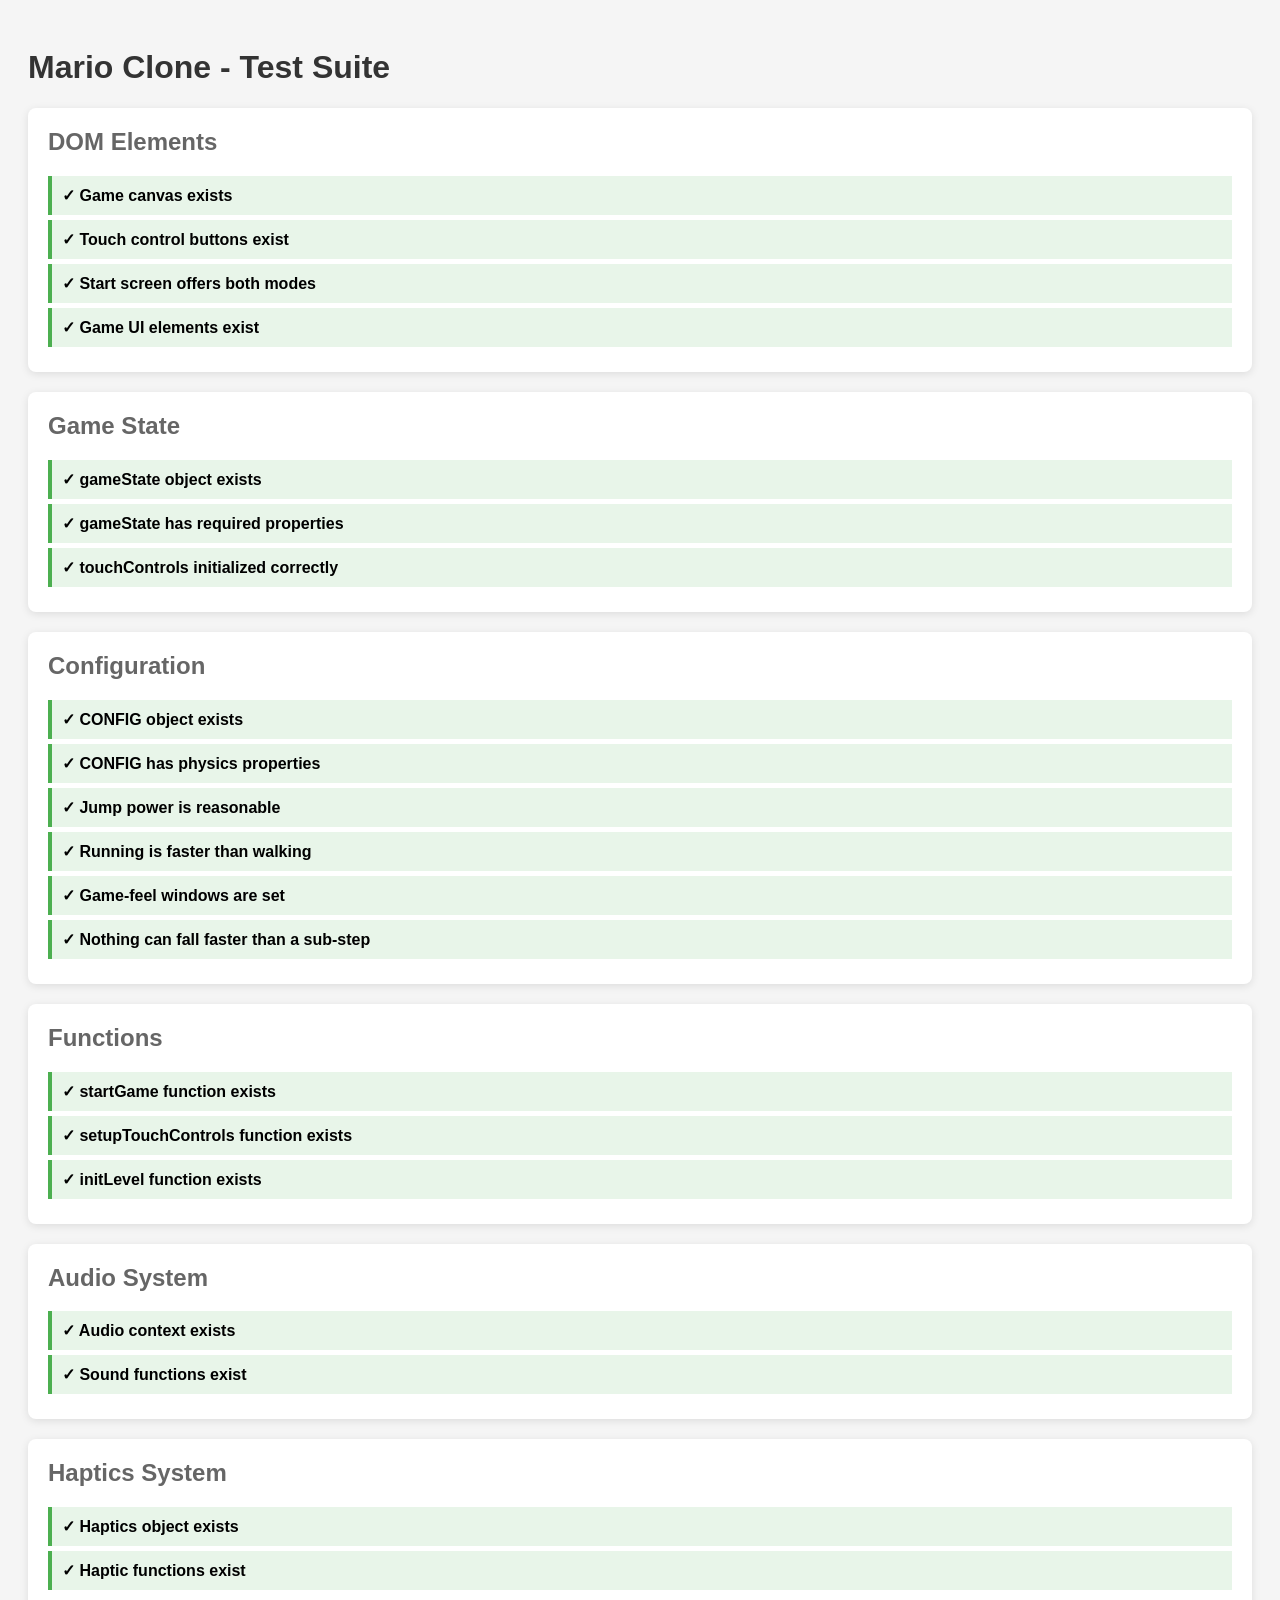
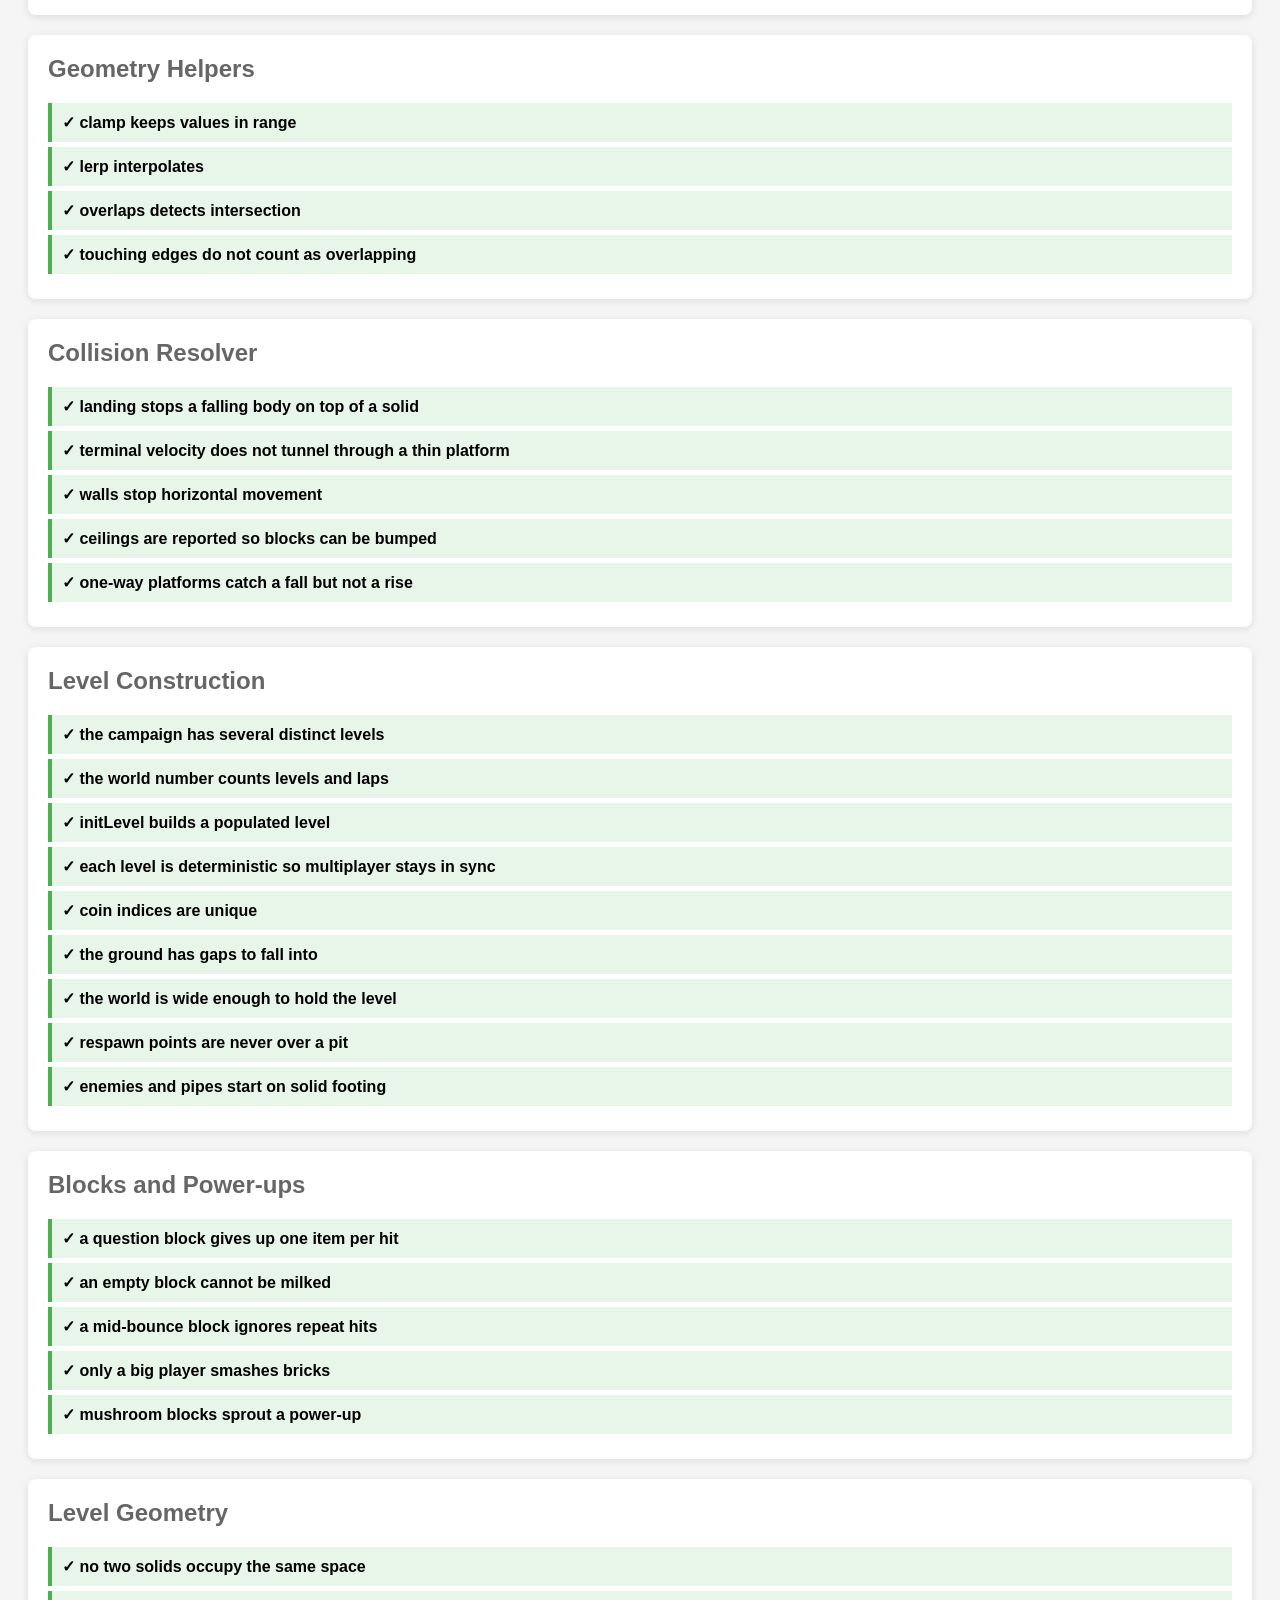
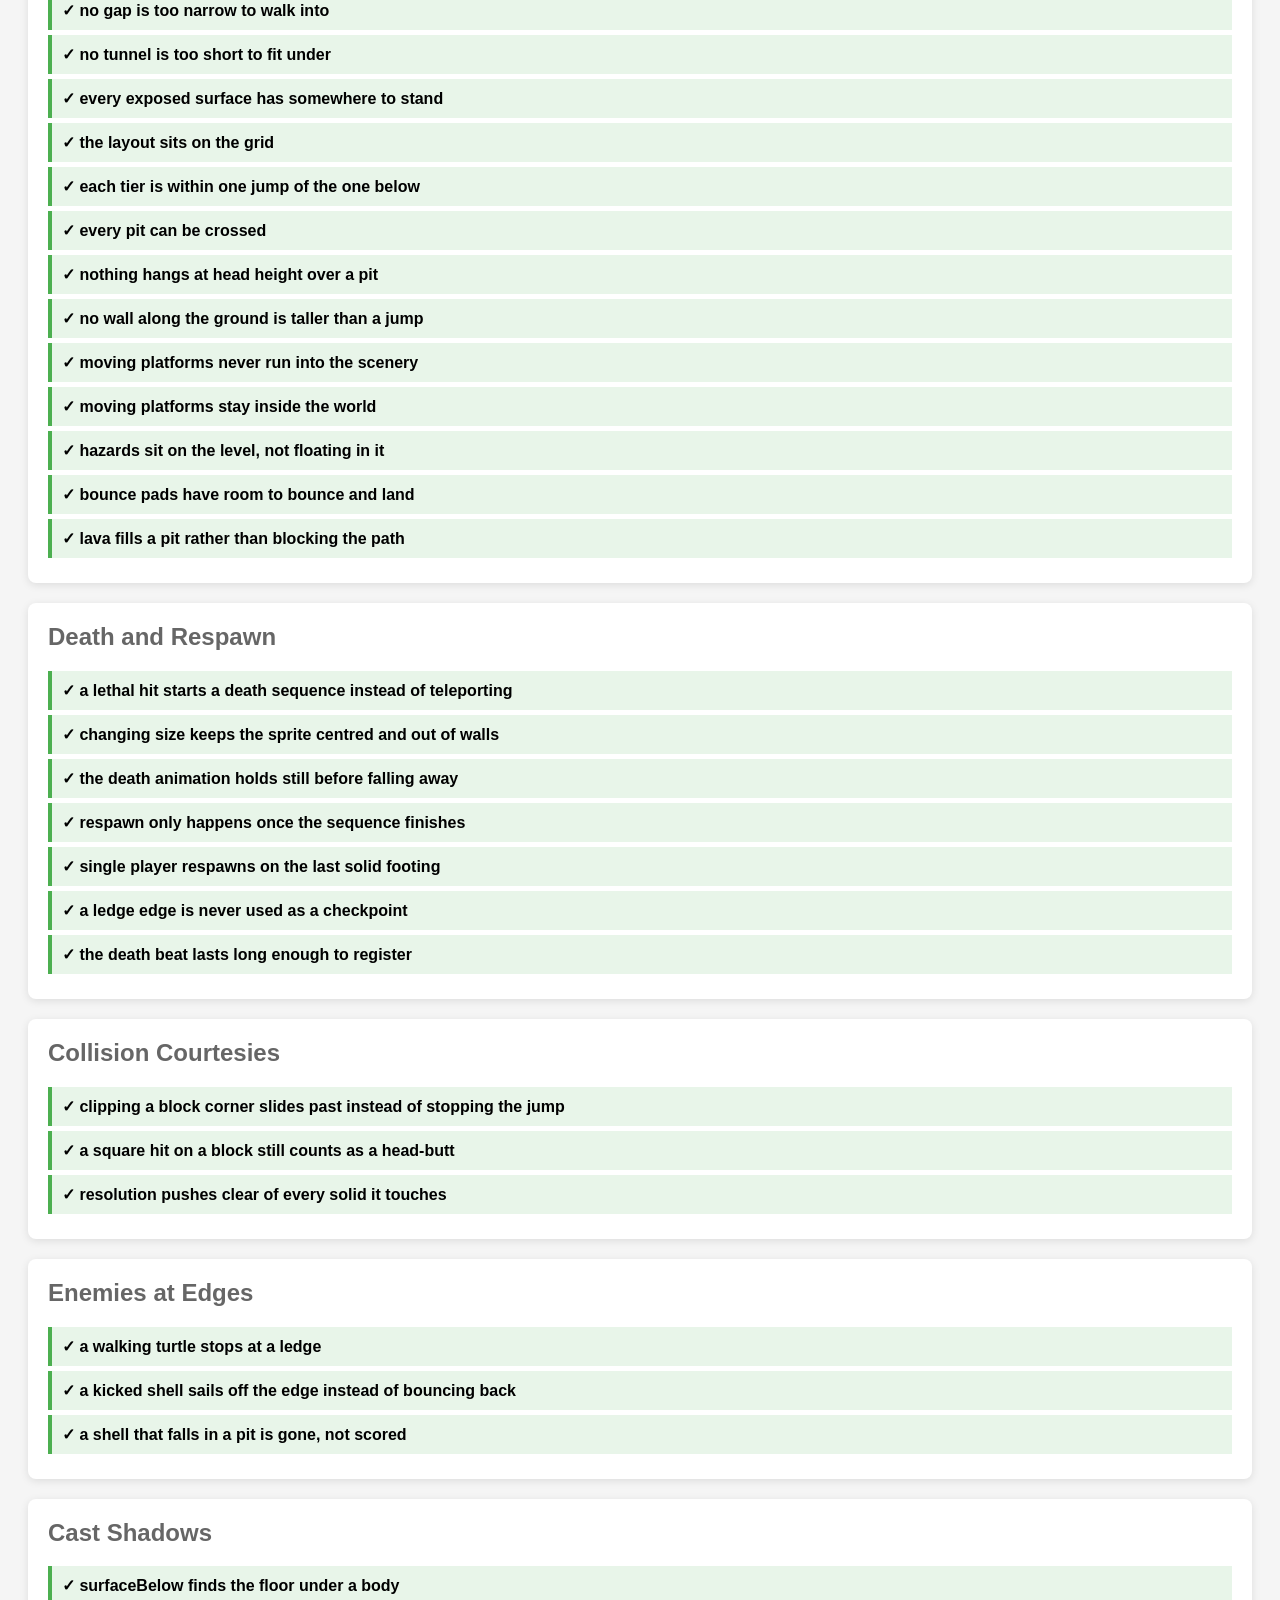
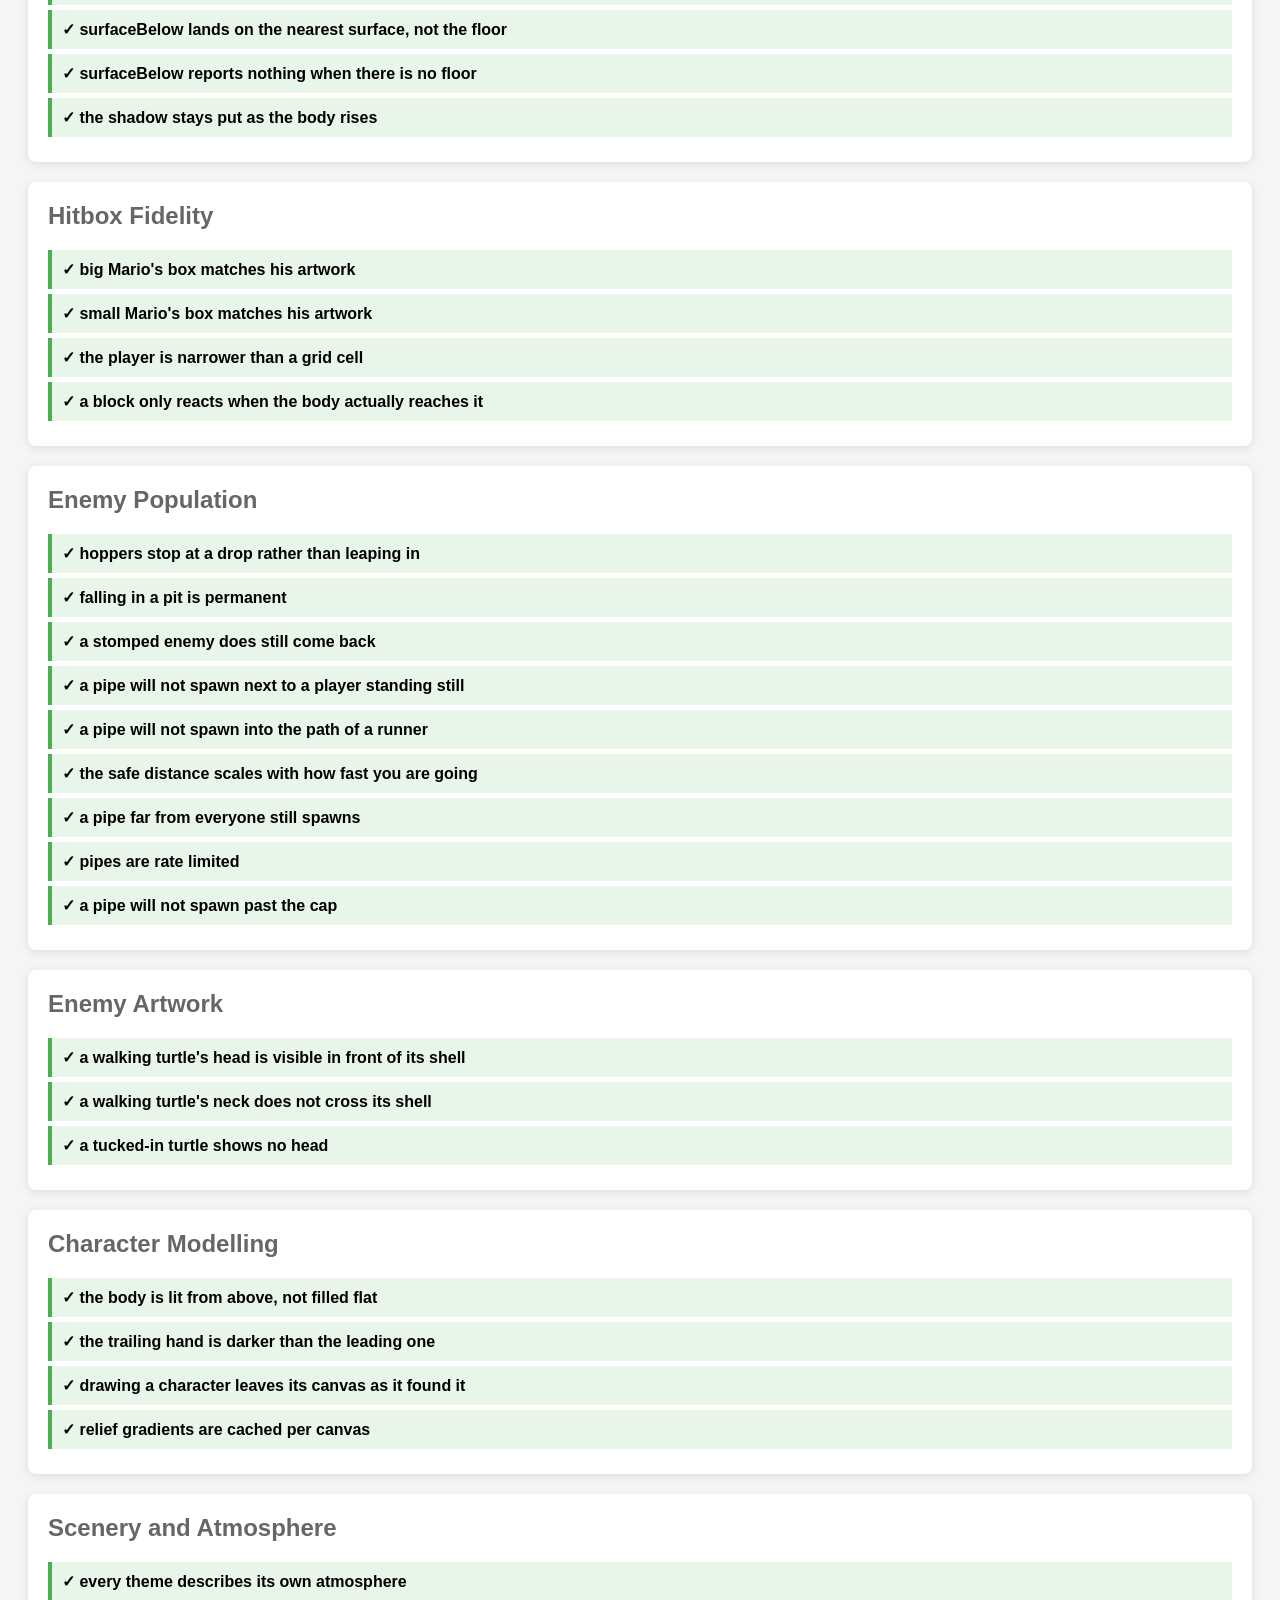
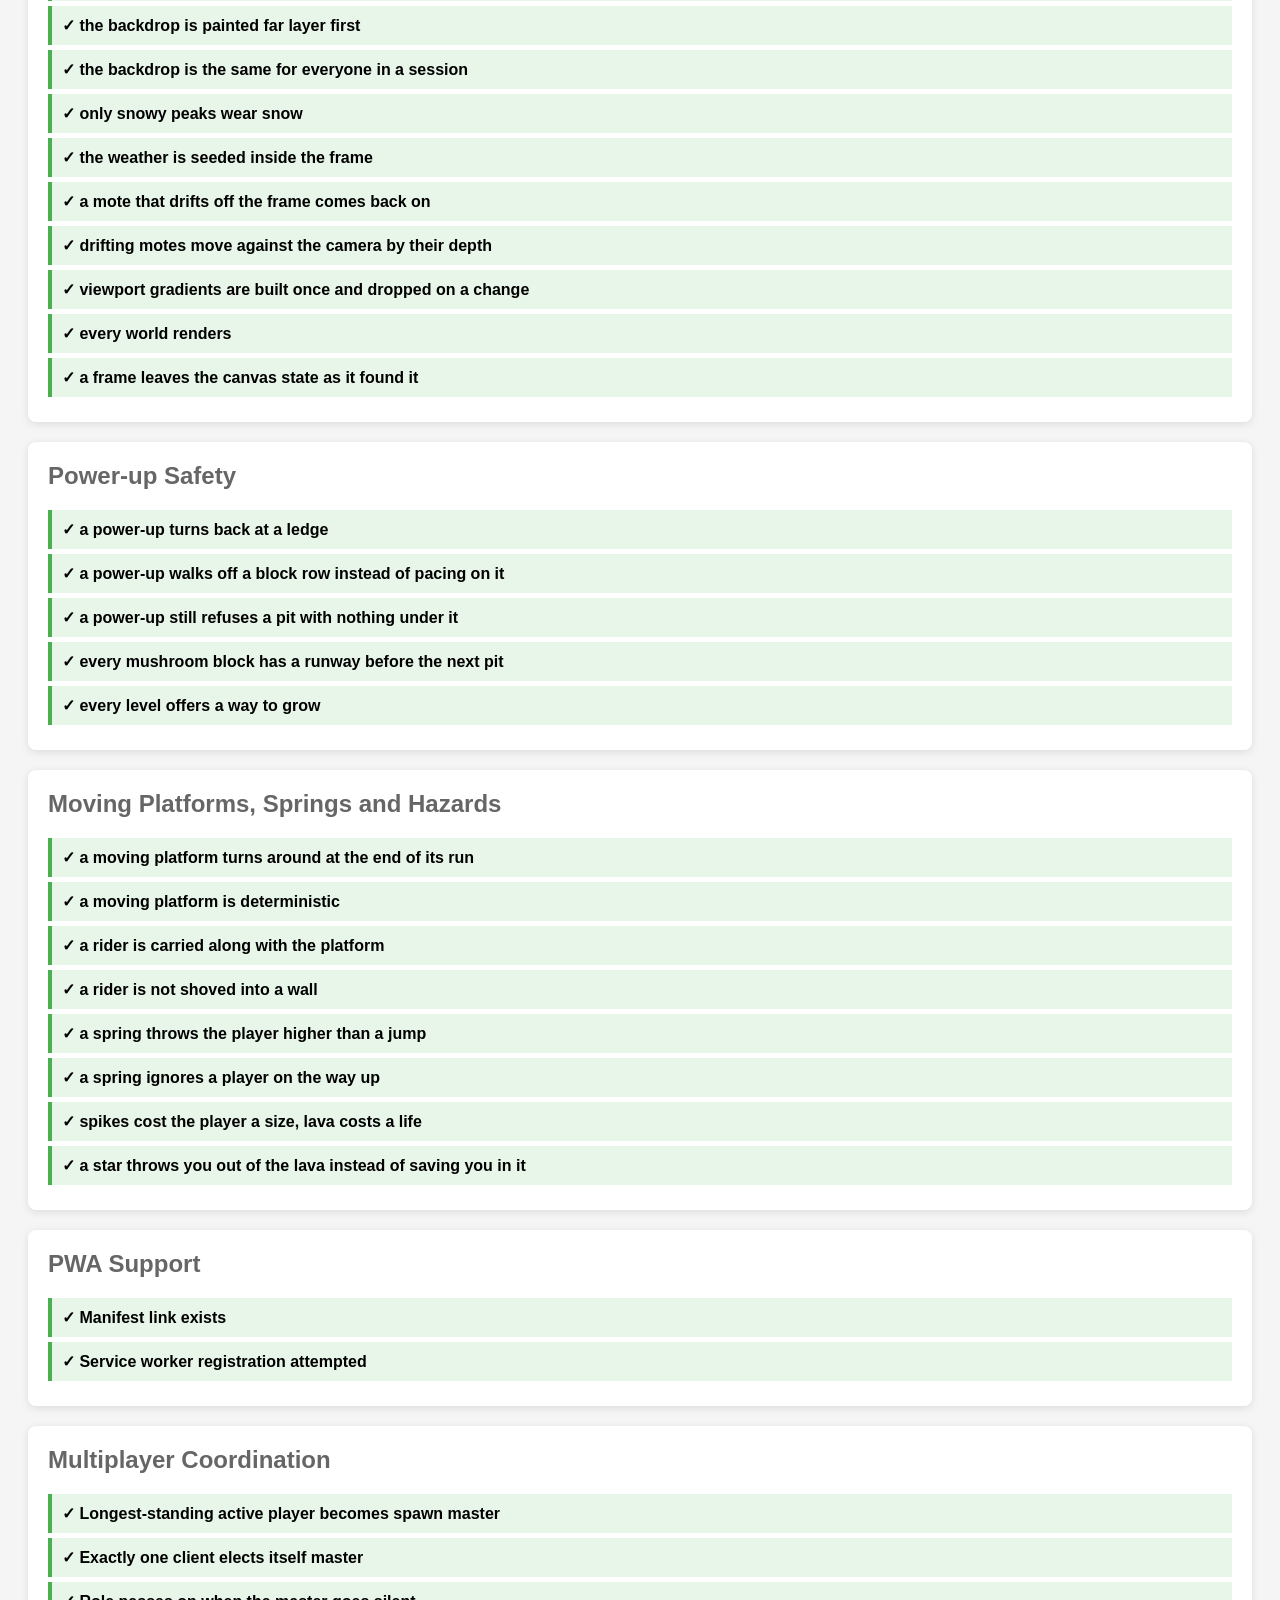
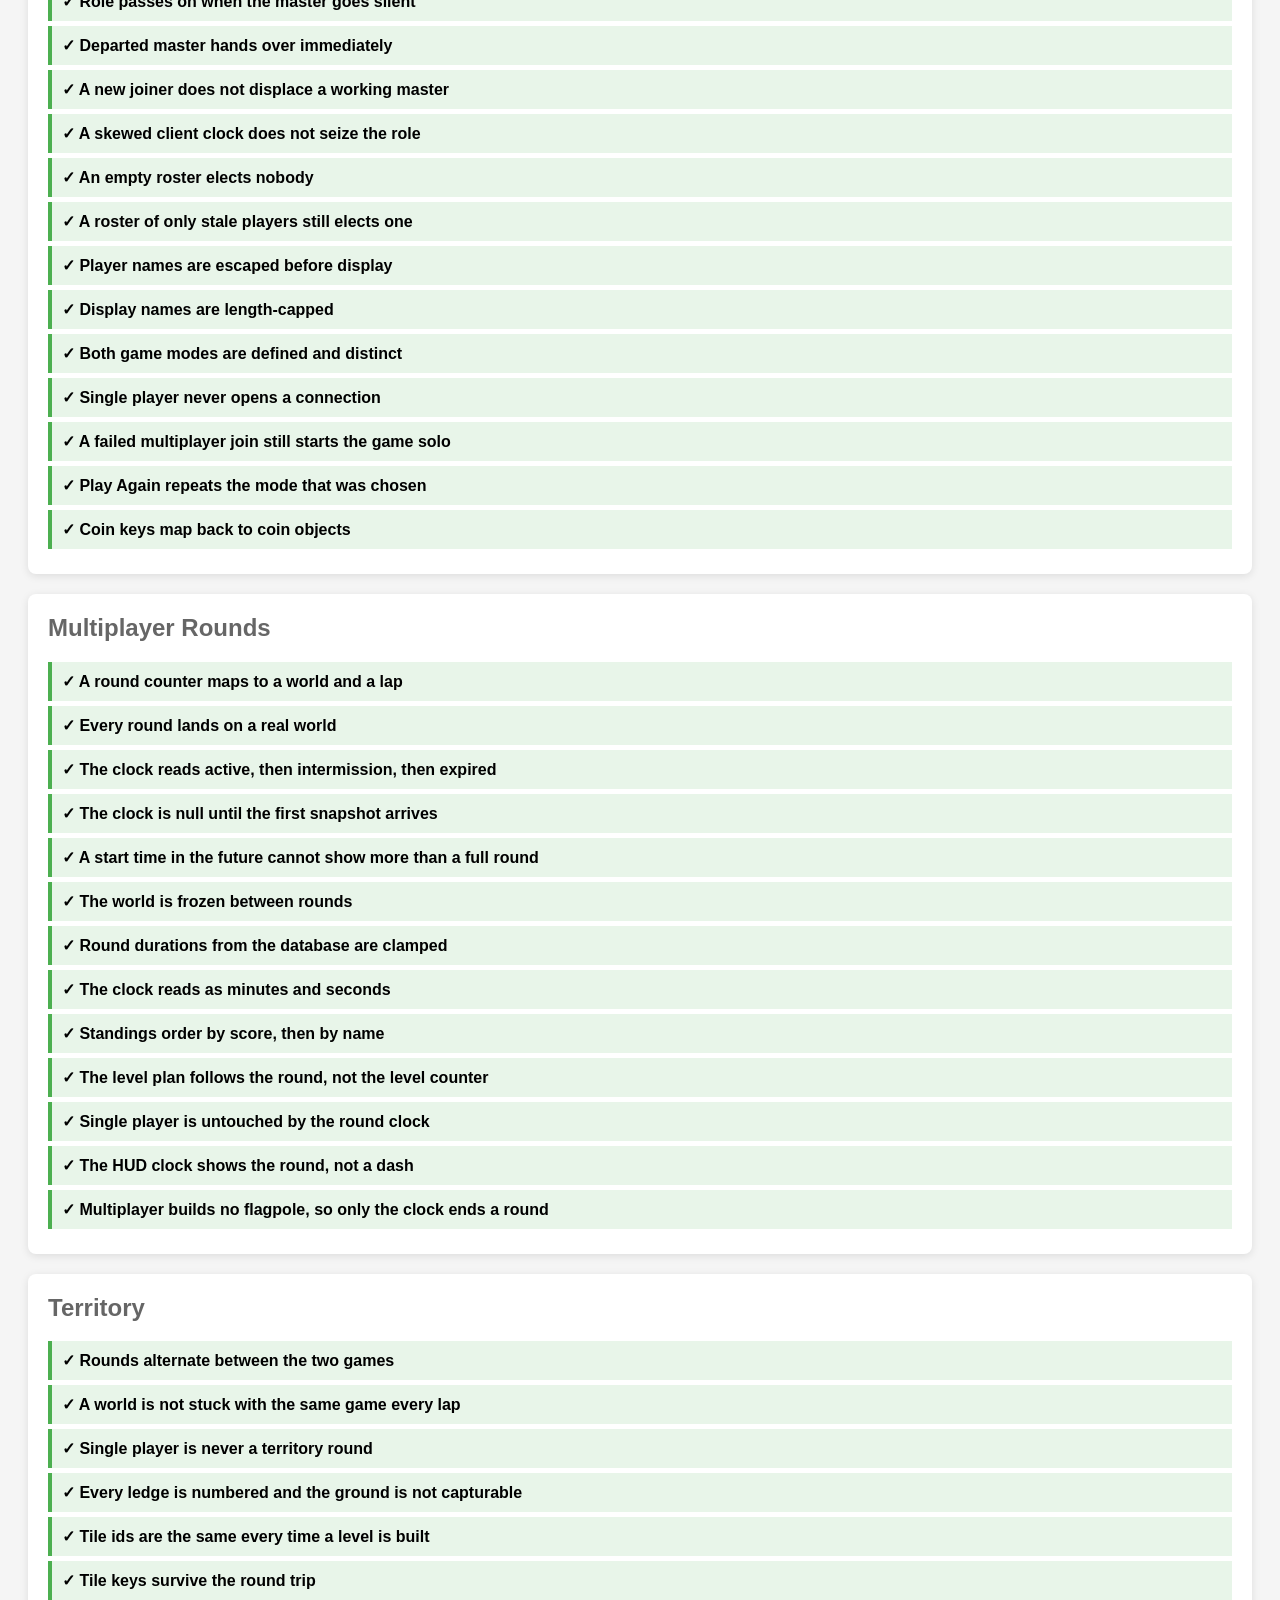
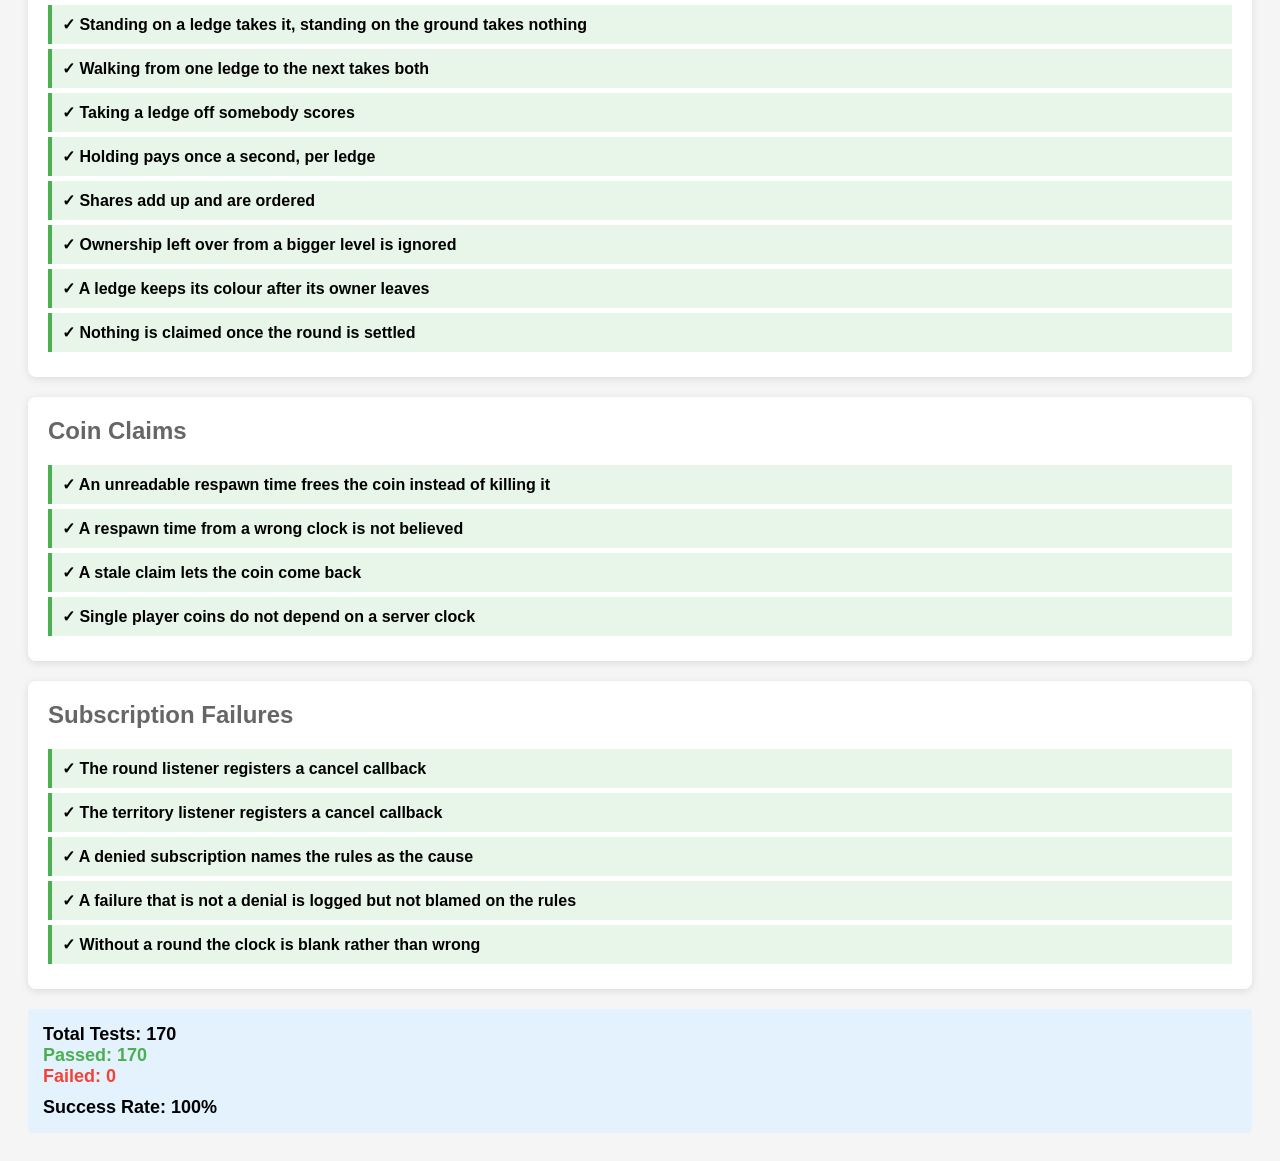
<file: tests.html>
<!DOCTYPE html>
<html lang="en">
<head>
    <meta charset="UTF-8">
    <meta name="viewport" content="width=device-width, initial-scale=1.0">
    <title>Mario Clone - Tests</title>
    <link rel="manifest" href="manifest.json">
    <style>
        body {
            font-family: Arial, sans-serif;
            padding: 20px;
            background: #f5f5f5;
        }
        .test-suite {
            background: white;
            border-radius: 8px;
            padding: 20px;
            margin-bottom: 20px;
            box-shadow: 0 2px 8px rgba(0,0,0,0.1);
        }
        .test-case {
            padding: 10px;
            margin: 5px 0;
            border-left: 4px solid #ccc;
            background: #f9f9f9;
        }
        .test-case.pass {
            border-left-color: #4caf50;
            background: #e8f5e9;
        }
        .test-case.fail {
            border-left-color: #f44336;
            background: #ffebee;
        }
        .test-case.pending {
            border-left-color: #ff9800;
            background: #fff3e0;
        }
        h1 { color: #333; }
        h2 { color: #666; margin-top: 0; }
        .summary {
            font-size: 18px;
            font-weight: bold;
            margin-top: 20px;
            padding: 15px;
            background: #e3f2fd;
            border-radius: 4px;
        }
        .error-details {
            color: #c62828;
            font-size: 12px;
            margin-top: 5px;
            font-family: monospace;
        }
    </style>
</head>
<body>
    <h1>Mario Clone - Test Suite</h1>
    <div id="test-results"></div>

    <script>
        const testResults = [];

        class TestRunner {
            constructor(suiteName) {
                this.suiteName = suiteName;
                this.tests = [];
            }

            test(name, fn) {
                this.tests.push({ name, fn });
            }

            async run() {
                console.log(`\n=== Running ${this.suiteName} ===`);
                const results = [];

                for (const test of this.tests) {
                    try {
                        await test.fn();
                        results.push({ name: test.name, status: 'pass' });
                        console.log(`✓ ${test.name}`);
                    } catch (error) {
                        results.push({ name: test.name, status: 'fail', error: error.message });
                        console.error(`✗ ${test.name}: ${error.message}`);
                    }
                }

                return { suite: this.suiteName, results };
            }
        }

        function assert(condition, message) {
            if (!condition) {
                throw new Error(message || 'Assertion failed');
            }
        }

        function assertEqual(actual, expected, message) {
            if (actual !== expected) {
                throw new Error(message || `Expected ${expected}, got ${actual}`);
            }
        }

        // Test Suite 1: DOM Elements
        const domTests = new TestRunner('DOM Elements');

        domTests.test('Game canvas exists', () => {
            const canvas = document.getElementById('gameCanvas');
            assert(canvas, 'Canvas element not found');
            assert(canvas.tagName === 'CANVAS', 'Element is not a canvas');
        });

        domTests.test('Touch control buttons exist', () => {
            const leftBtn = document.getElementById('btn-left');
            const rightBtn = document.getElementById('btn-right');
            const jumpBtn = document.getElementById('btn-jump');

            assert(leftBtn, 'Left button not found');
            assert(rightBtn, 'Right button not found');
            assert(jumpBtn, 'Jump button not found');
        });

        domTests.test('Start screen offers both modes', () => {
            const startScreen = document.getElementById('start-screen');
            const multiplayerBtn = document.getElementById('multiplayer-btn');
            const singlePlayerBtn = document.getElementById('single-player-btn');

            assert(startScreen, 'Start screen not found');
            assert(multiplayerBtn, 'Multiplayer button not found');
            assert(singlePlayerBtn, 'Single player button not found');
        });

        domTests.test('Game UI elements exist', () => {
            const score = document.getElementById('score');
            const coins = document.getElementById('coins');
            const lives = document.getElementById('lives');

            assert(score, 'Score element not found');
            assert(coins, 'Coins element not found');
            assert(lives, 'Lives element not found');
        });

        // Test Suite 2: Game State
        const gameStateTests = new TestRunner('Game State');

        gameStateTests.test('gameState object exists', () => {
            assert(typeof gameState !== 'undefined', 'gameState not defined');
            assert(typeof gameState === 'object', 'gameState is not an object');
        });

        gameStateTests.test('gameState has required properties', () => {
            assert('running' in gameState, 'gameState missing running property');
            assert('score' in gameState, 'gameState missing score property');
            assert('coins' in gameState, 'gameState missing coins property');
            assert('lives' in gameState, 'gameState missing lives property');
            assert('touchControls' in gameState, 'gameState missing touchControls property');
        });

        gameStateTests.test('touchControls initialized correctly', () => {
            assert('left' in gameState.touchControls, 'touchControls missing left');
            assert('right' in gameState.touchControls, 'touchControls missing right');
            assert('jump' in gameState.touchControls, 'touchControls missing jump');
        });

        // Test Suite 3: Configuration
        const configTests = new TestRunner('Configuration');

        configTests.test('CONFIG object exists', () => {
            assert(typeof CONFIG !== 'undefined', 'CONFIG not defined');
        });

        configTests.test('CONFIG has physics properties', () => {
            assert('GRAVITY' in CONFIG, 'CONFIG missing GRAVITY');
            assert('JUMP_POWER' in CONFIG, 'CONFIG missing JUMP_POWER');
            assert('MOVE_SPEED' in CONFIG, 'CONFIG missing MOVE_SPEED');
        });

        configTests.test('Jump power is reasonable', () => {
            assert(CONFIG.JUMP_POWER < 0, 'Jump power should be negative');
            assert(CONFIG.JUMP_POWER >= -15, 'Jump power too large');
        });

        configTests.test('Running is faster than walking', () => {
            assert(CONFIG.RUN_SPEED > CONFIG.MOVE_SPEED, 'RUN_SPEED should exceed MOVE_SPEED');
        });

        configTests.test('Game-feel windows are set', () => {
            assert(CONFIG.COYOTE_TIME > 0, 'CONFIG missing coyote time');
            assert(CONFIG.JUMP_BUFFER > 0, 'CONFIG missing jump buffer');
            assert(CONFIG.JUMP_CUT > 0 && CONFIG.JUMP_CUT < 1, 'JUMP_CUT should be a fraction');
        });

        configTests.test('Nothing can fall faster than a sub-step', () => {
            // Sub-stepped movement is what stops entities tunnelling through
            // thin platforms, so terminal velocity must stay within reach of it.
            assert(CONFIG.MAX_FALL_SPEED > 0, 'MAX_FALL_SPEED must be positive');
            assert(CONFIG.MAX_FALL_SPEED < 100, 'MAX_FALL_SPEED implausibly large');
        });

        // Test Suite 4: Functions
        const functionTests = new TestRunner('Functions');

        functionTests.test('startGame function exists', () => {
            assert(typeof startGame === 'function', 'startGame is not a function');
        });

        functionTests.test('setupTouchControls function exists', () => {
            assert(typeof setupTouchControls === 'function', 'setupTouchControls is not a function');
        });

        functionTests.test('initLevel function exists', () => {
            assert(typeof initLevel === 'function', 'initLevel is not a function');
        });

        // Test Suite 5: Audio
        const audioTests = new TestRunner('Audio System');

        audioTests.test('Audio context exists', () => {
            assert(typeof audioContext !== 'undefined', 'audioContext not defined');
        });

        audioTests.test('Sound functions exist', () => {
            assert(typeof sounds === 'object', 'sounds object not found');
            assert(typeof sounds.jump === 'function', 'jump sound not found');
            assert(typeof sounds.coin === 'function', 'coin sound not found');
        });

        // Test Suite 6: Haptics
        const hapticTests = new TestRunner('Haptics System');

        hapticTests.test('Haptics object exists', () => {
            assert(typeof haptics === 'object', 'haptics object not found');
        });

        hapticTests.test('Haptic functions exist', () => {
            assert(typeof haptics.light === 'function', 'light haptic not found');
            assert(typeof haptics.medium === 'function', 'medium haptic not found');
            assert(typeof haptics.heavy === 'function', 'heavy haptic not found');
        });

        // Test Suite 7: Geometry helpers
        const mathTests = new TestRunner('Geometry Helpers');

        mathTests.test('clamp keeps values in range', () => {
            assertEqual(clamp(5, 0, 10), 5);
            assertEqual(clamp(-5, 0, 10), 0);
            assertEqual(clamp(15, 0, 10), 10);
        });

        mathTests.test('lerp interpolates', () => {
            assertEqual(lerp(0, 10, 0), 0);
            assertEqual(lerp(0, 10, 1), 10);
            assertEqual(lerp(0, 10, 0.5), 5);
        });

        mathTests.test('overlaps detects intersection', () => {
            const a = { x: 0, y: 0, width: 10, height: 10 };
            assert(overlaps(a, { x: 5, y: 5, width: 10, height: 10 }), 'should overlap');
            assert(!overlaps(a, { x: 20, y: 0, width: 10, height: 10 }), 'should not overlap');
        });

        mathTests.test('touching edges do not count as overlapping', () => {
            // Standing flush against a wall must not read as being inside it.
            const a = { x: 0, y: 0, width: 10, height: 10 };
            assert(!overlaps(a, { x: 10, y: 0, width: 10, height: 10 }), 'flush edges overlap');
        });

        // Test Suite 8: Collision resolver
        const collisionTests = new TestRunner('Collision Resolver');

        const makeSolid = (x, y, w, h, oneWay = false) => ({ x, y, width: w, height: h, oneWay });
        const makeBody = (x, y, vx, vy) => ({
            x, y, width: 20, height: 20, velocityX: vx, velocityY: vy, onGround: false,
        });

        collisionTests.test('landing stops a falling body on top of a solid', () => {
            const floor = makeSolid(0, 100, 200, 20);
            const body = makeBody(50, 60, 0, 30);
            moveAndCollide(body, { solids: [floor] });
            assertEqual(body.y + body.height, 100, 'body should rest on the floor');
            assertEqual(body.velocityY, 0, 'vertical speed should be cancelled');
            assert(body.onGround, 'body should report standing');
        });

        collisionTests.test('terminal velocity does not tunnel through a thin platform', () => {
            // Falling far faster than the platform is thick: the sub-stepped
            // resolver has to catch it rather than skip past it.
            const thin = makeSolid(0, 300, 200, 8);
            const body = makeBody(50, 0, 0, 0);
            for (let i = 0; i < 60 && !body.onGround; i++) {
                body.velocityY = CONFIG.MAX_FALL_SPEED * 4;
                moveAndCollide(body, { solids: [thin] });
            }
            assert(body.onGround, 'body never landed');
            assertEqual(body.y + body.height, 300, 'body fell straight through');
        });

        collisionTests.test('walls stop horizontal movement', () => {
            const wall = makeSolid(100, 0, 20, 200);
            const body = makeBody(50, 50, 0, 0);
            let hit;
            for (let i = 0; i < 20; i++) {
                body.velocityX = 6;
                hit = moveAndCollide(body, { solids: [wall] });
            }
            assertEqual(hit.hitWall, 1, 'should report a right-hand wall hit');
            assertEqual(body.x + body.width, 100, 'body should stop at the wall');
        });

        collisionTests.test('ceilings are reported so blocks can be bumped', () => {
            const ceiling = makeSolid(0, 0, 200, 20);
            const body = makeBody(50, 40, 0, -30);
            const hit = moveAndCollide(body, { solids: [ceiling] });
            assert(hit.ceiling === ceiling, 'ceiling not reported');
            assertEqual(body.y, 20, 'body should be pushed below the ceiling');
        });

        collisionTests.test('one-way platforms catch a fall but not a rise', () => {
            const cloud = makeSolid(0, 100, 200, 10, true);

            const rising = makeBody(50, 150, 0, 0);
            for (let i = 0; i < 10; i++) {
                rising.velocityY = -12;
                moveAndCollide(rising, { solids: [cloud] });
            }
            assert(rising.y + rising.height < 100, 'rising body should pass through');

            const falling = makeBody(50, 40, 0, 0);
            for (let i = 0; i < 20 && !falling.onGround; i++) {
                falling.velocityY = 12;
                moveAndCollide(falling, { solids: [cloud] });
            }
            assertEqual(falling.y + falling.height, 100, 'falling body should land on it');
        });

        // Test Suite 9: Level construction
        // Every check below runs against every level in the campaign, not just
        // the first one: a stage that is only ever reached on the fourth clear
        // is exactly the one nobody plays by hand before shipping.
        const levelTests = new TestRunner('Level Construction');

        /** Builds each level in turn and hands it to fn(design, label). */
        function eachLevel(fn) {
            const restore = gameState.level;
            try {
                for (let i = 0; i < LEVELS.length; i++) {
                    gameState.level = i + 1;
                    initLevel();
                    fn(LEVELS[i], worldLabel(i + 1));
                }
            } finally {
                gameState.level = restore;
                initLevel();
            }
        }

        levelTests.test('the campaign has several distinct levels', () => {
            assert(LEVELS.length >= 5, `only ${LEVELS.length} levels in the campaign`);
            const names = new Set(LEVELS.map(l => l.name));
            assertEqual(names.size, LEVELS.length, 'two levels share a name');
            const themes = new Set(LEVELS.map(l => l.theme));
            assert(themes.size >= 4, `only ${themes.size} distinct settings across the campaign`);
            LEVELS.forEach(l => assert(THEMES[l.theme], `${l.name} uses unknown theme ${l.theme}`));
        });

        levelTests.test('the world number counts levels and laps', () => {
            assertEqual(worldLabel(1), '1-1', 'first level should be 1-1');
            assertEqual(worldLabel(LEVELS.length), `1-${LEVELS.length}`, 'last level of lap one');
            assertEqual(worldLabel(LEVELS.length + 1), '2-1', 'the campaign should loop into lap 2');
        });

        levelTests.test('initLevel builds a populated level', () => {
            eachLevel((design, label) => {
                assert(platforms.length > 6, `${label} has only ${platforms.length} platforms`);
                assert(blocks.length > 0, `${label} has no blocks`);
                assert(coins.length > 0, `${label} has no coins`);
                assert(portals.length > 0, `${label} has no enemy pipes`);
                assert(enemies.length > 0, `${label} has no enemies in single player`);
                assert(flagpole, `${label} has no flagpole`);
                assertEqual(CONFIG.WORLD_WIDTH, design.width, `${label} did not size the world`);
                assert(design.flag < design.width, `${label} puts the flag outside the world`);
            });
        });

        levelTests.test('each level is deterministic so multiplayer stays in sync', () => {
            eachLevel((design, label) => {
                const first = coins.map(c => `${Math.round(c.x)},${Math.round(c.y)}`).join('|');
                initLevel();
                const second = coins.map(c => `${Math.round(c.x)},${Math.round(c.y)}`).join('|');
                assertEqual(first, second, `${label} coin layout differs between builds`);
            });
        });

        levelTests.test('coin indices are unique', () => {
            eachLevel((design, label) => {
                const seen = new Set(coins.map(c => c.index));
                assertEqual(seen.size, coins.length, `${label} has duplicate coin indices`);
            });
        });

        levelTests.test('the ground has gaps to fall into', () => {
            eachLevel((design, label) => {
                const ground = platforms.filter(p => p.variant === 'ground').sort((a, b) => a.x - b.x);
                assert(ground.length > 1, `${label} ground should be split into segments`);
                const hasGap = ground.some((seg, i) => i > 0 && seg.x > ground[i - 1].x + ground[i - 1].width);
                assert(hasGap, `${label} has no pits`);
            });
        });

        levelTests.test('the world is wide enough to hold the level', () => {
            eachLevel((design, label) => {
                const ground = design.ground[design.ground.length - 1];
                assertEqual(ground[0] + ground[1], design.width,
                    `${label} ground does not reach the end of the world`);
                assert(design.ground[0][0] === 0, `${label} has no ground under the spawn point`);
            });
        });

        levelTests.test('respawn points are never over a pit', () => {
            eachLevel((design, label) => {
                for (let i = 0; i < 40; i++) {
                    const spot = player.getRandomRespawnLocation();
                    const supported = platforms.some(p =>
                        spot.x + player.width > p.x && spot.x < p.x + p.width && p.y >= spot.y);
                    assert(supported, `${label}: respawn at ${Math.round(spot.x)} has nothing below it`);
                }
            });
        });

        levelTests.test('enemies and pipes start on solid footing', () => {
            eachLevel((design, label) => {
                rebuildSolids();
                const stranded = [];
                for (const enemy of enemies) {
                    const probe = { x: enemy.x, y: enemy.y, width: enemy.width, height: enemy.height + 40 };
                    const footing = solidCache.some(s => !s.oneWay &&
                        s.x < probe.x + probe.width && s.x + s.width > probe.x &&
                        s.y >= enemy.y + enemy.height - 1 && s.y < probe.y + probe.height);
                    if (!footing) stranded.push(`enemy@${Math.round(enemy.x)}`);
                    // Nothing should start the level embedded in a wall. Pipes
                    // are the exception: enemies are posted in front of them on
                    // purpose, and walk clear on the first step.
                    const buried = solidCache.some(s =>
                        !s.oneWay && !portals.includes(s) && overlaps(enemy, s));
                    if (buried) stranded.push(`enemy inside a solid @${Math.round(enemy.x)}`);
                }
                for (const portal of portals) {
                    const seg = platforms.find(p => p.variant === 'ground' &&
                        portal.x >= p.x && portal.x + portal.width <= p.x + p.width);
                    const onLedge = platforms.some(p => p.variant !== 'ground' &&
                        Math.abs(p.y - (portal.y + portal.height)) < 1 &&
                        portal.x >= p.x && portal.x + portal.width <= p.x + p.width);
                    if (!seg && !onLedge) stranded.push(`pipe@${Math.round(portal.x)}`);
                }
                assert(stranded.length === 0, `${label}: ${stranded.slice(0, 3).join(', ')}`);
            });
        });

        // Test Suite 10: Blocks and power-ups
        const blockTests = new TestRunner('Blocks and Power-ups');

        blockTests.test('a question block gives up one item per hit', () => {
            initLevel();
            const block = new Block(0, 0, 'question', 'coin', 2);
            const big = { health: 2 };
            block.onBump(big);
            assertEqual(block.count, 1, 'first hit should spend one item');
            block.bump = 0; block.bumpVelocity = 0;   // let the animation finish
            block.onBump(big);
            assertEqual(block.count, 0, 'second hit should empty it');
            assert(block.used, 'an empty block should look spent');
        });

        blockTests.test('an empty block cannot be milked', () => {
            const block = new Block(0, 0, 'question', 'coin', 1);
            const big = { health: 2 };
            block.onBump(big);
            block.bump = 0; block.bumpVelocity = 0;
            const before = gameState.score;
            block.onBump(big);
            assertEqual(gameState.score, before, 'a spent block still paid out');
        });

        blockTests.test('a mid-bounce block ignores repeat hits', () => {
            const block = new Block(0, 0, 'question', 'coin', 3);
            const big = { health: 2 };
            block.onBump(big);
            block.onBump(big);            // same jump, no animation reset
            assertEqual(block.count, 2, 'one jump should count as one hit');
        });

        blockTests.test('only a big player smashes bricks', () => {
            const brick = new Block(0, 0, 'brick', null);
            brick.onBump({ health: 1 });
            assert(!brick.destroyed, 'small player should not smash a brick');
            brick.bump = 0; brick.bumpVelocity = 0;
            brick.onBump({ health: 2 });
            assert(brick.destroyed, 'big player should smash a brick');
        });

        blockTests.test('mushroom blocks sprout a power-up', () => {
            initLevel();
            const before = powerUps.length;
            new Block(100, 100, 'question', 'mushroom', 1).onBump({ health: 1 });
            assert(powerUps.length === before + 1, 'no power-up appeared');
        });

        // Test Suite 11: Level geometry
        // Hand-placed levels drift into 20 and 30px slots that look like
        // openings but are too tight to walk into. These checks keep the
        // layout honest: everything sits on the grid, and every gap is either
        // genuinely passable or genuinely solid.
        const geometryTests = new TestRunner('Level Geometry');

        function levelSolids() {
            rebuildSolids();
            return solidCache.slice();
        }

        const describe = s => `${s.variant || s.type || 'pipe'}@(${Math.round(s.x)},${Math.round(s.y)})`;

        geometryTests.test('no two solids occupy the same space', () => {
            eachLevel((design, label) => {
            const solids = levelSolids();
            const clashes = [];
            for (let i = 0; i < solids.length; i++) {
                for (let j = i + 1; j < solids.length; j++) {
                    if (overlaps(solids[i], solids[j])) {
                        clashes.push(`${describe(solids[i])} / ${describe(solids[j])}`);
                    }
                }
            }
            assert(clashes.length === 0, `${label} overlapping solids: ${clashes.slice(0, 3).join(', ')}`);
            });
        });

        geometryTests.test('no gap is too narrow to walk into', () => {
            eachLevel((design, label) => {
            const solids = levelSolids();
            const width = CONFIG.PLAYER_SIZE;
            const bad = [];
            for (let i = 0; i < solids.length; i++) {
                for (let j = i + 1; j < solids.length; j++) {
                    const a = solids[i], b = solids[j];
                    if (!(a.y < b.y + b.height && a.y + a.height > b.y)) continue;
                    const left = a.x < b.x ? a : b;
                    const right = a.x < b.x ? b : a;
                    const gap = right.x - (left.x + left.width);
                    if (gap <= 0 || gap >= width) continue;
                    const y0 = Math.max(a.y, b.y), y1 = Math.min(a.y + a.height, b.y + b.height);
                    const filled = solids.some(s => s !== a && s !== b &&
                        s.x < right.x && s.x + s.width > left.x + left.width &&
                        s.y < y1 && s.y + s.height > y0);
                    if (!filled) bad.push(`${Math.round(gap)}px at ${describe(left)}`);
                }
            }
            assert(bad.length === 0, `${label} unwalkable slots: ${bad.slice(0, 3).join(', ')}`);
            });
        });

        geometryTests.test('no tunnel is too short to fit under', () => {
            eachLevel((design, label) => {
            const solids = levelSolids();
            const height = CONFIG.PLAYER_SIZE;
            const bad = [];
            for (let i = 0; i < solids.length; i++) {
                for (let j = i + 1; j < solids.length; j++) {
                    const a = solids[i], b = solids[j];
                    if (!(a.x < b.x + b.width && a.x + a.width > b.x)) continue;
                    const top = a.y < b.y ? a : b;
                    const bottom = a.y < b.y ? b : a;
                    const gap = bottom.y - (top.y + top.height);
                    if (gap <= 0 || gap >= height) continue;
                    const x0 = Math.max(a.x, b.x), x1 = Math.min(a.x + a.width, b.x + b.width);
                    const filled = solids.some(s => s !== a && s !== b &&
                        s.x < x1 && s.x + s.width > x0 &&
                        s.y < bottom.y && s.y + s.height > top.y + top.height);
                    if (!filled) bad.push(`${Math.round(gap)}px under ${describe(top)}`);
                }
            }
            assert(bad.length === 0, `${label} crawlspaces: ${bad.slice(0, 3).join(', ')}`);
            });
        });

        geometryTests.test('every exposed surface has somewhere to stand', () => {
            eachLevel((design, label) => {
            const solids = levelSolids();
            const size = CONFIG.PLAYER_SIZE;
            const bad = [];
            for (const surface of solids) {
                if (surface.y > CONFIG.WORLD_HEIGHT || surface.width < 8) continue;
                // A block buried under the next stair has no exposed top.
                const buried = solids.some(s => s !== surface &&
                    s.x <= surface.x && s.x + s.width >= surface.x + surface.width &&
                    Math.abs(s.y + s.height - surface.y) < 1);
                if (buried) continue;

                let free = 0;
                for (let bx = surface.x - size + 4; bx <= surface.x + surface.width - 4; bx += 4) {
                    if (bx + size <= surface.x || bx >= surface.x + surface.width) continue;
                    const body = { x: bx, y: surface.y - size, width: size, height: size };
                    if (!solids.some(s => s !== surface && overlaps(body, s))) free++;
                }
                if (free === 0) bad.push(describe(surface));
            }
            assert(bad.length === 0, `${label} nowhere to stand on: ${bad.slice(0, 3).join(', ')}`);
            });
        });

        geometryTests.test('the layout sits on the grid', () => {
            eachLevel((design, label) => {
                const offGrid = [...platforms, ...blocks]
                    .filter(s => s.variant !== 'cloud')
                    .filter(s => {
                        // A moving platform is judged where it was laid out,
                        // not wherever its patrol has taken it.
                        const x = s.homeX === undefined ? s.x : s.homeX;
                        return x % GRID !== 0 || s.width % GRID !== 0;
                    })
                    .map(describe);
                assert(offGrid.length === 0, `${label} off-grid: ${offGrid.slice(0, 3).join(', ')}`);
            });
        });

        geometryTests.test('each tier is within one jump of the one below', () => {
            initLevel();
            // Measured jump height is ~158px; keep a margin so the level is
            // never gated behind a pixel-perfect running jump.
            const rise = 158;
            const heights = [TIER.ground, TIER.low, TIER.mid, TIER.high];
            for (let i = 1; i < heights.length; i++) {
                const climb = heights[i - 1] - heights[i];
                assert(climb < rise - 20, `tier ${i} needs a ${climb}px climb, jump clears ${rise}px`);
            }
        });

        // A running jump hangs for roughly 50 frames at 7.2px/frame, and clears
        // about 158px of climb. Both are kept a little short of the measured
        // figures so no crossing is gated behind a pixel-perfect jump.
        const jumpReach = () => 50 * CONFIG.RUN_SPEED * 0.75;
        const JUMP_RISE = 138;

        /**
         * Everything you could land on, described by the whole stretch of world
         * it covers. A moving platform counts along its entire patrol: the
         * lowest point is where you can board it, the highest is where it can
         * put you down.
         */
        function steppingStones() {
            const stones = [];
            for (const p of platforms) {
                if (p.variant === 'ground') continue;
                const t = p.travel || p;
                stones.push({
                    x0: t.x, x1: t.x + t.width,
                    board: t.y + t.height - p.height,   // top at its lowest
                    lift: t.y,                          // top at its highest
                });
            }
            for (const b of blocks) {
                if (b.destroyed) continue;
                stones.push({ x0: b.x, x1: b.x + b.width, board: b.y, lift: b.y });
            }
            return stones.sort((a, b) => a.x0 - b.x0);
        }

        geometryTests.test('every pit can be crossed', () => {
            eachLevel((design, label) => {
                const ground = platforms.filter(p => p.variant === 'ground').sort((a, b) => a.x - b.x);
                const stones = steppingStones();
                const reach = jumpReach();

                for (let i = 1; i < ground.length; i++) {
                    const gapStart = ground[i - 1].x + ground[i - 1].width;
                    const gapEnd = ground[i].x;
                    assert(gapEnd > gapStart, `${label} ground segments should not touch`);
                    if (gapEnd - gapStart < reach) continue;        // one jump clears it

                    // Otherwise it has to be bridged. Walk the stepping stones
                    // left to right and see whether they actually get you over.
                    let edge = gapStart;        // furthest point you can jump from
                    let standing = GROUND_Y;    // and how high you are standing

                    for (const stone of stones) {
                        if (stone.x1 <= edge) continue;
                        if (stone.x0 > gapEnd) break;
                        if (stone.x0 - edge > reach) break;          // out of range
                        if (standing - stone.board > JUMP_RISE) continue;   // out of climb
                        edge = Math.max(edge, stone.x1);
                        standing = Math.min(standing, stone.lift);
                    }

                    const shortfall = Math.round(gapEnd - edge - reach);
                    assert(gapEnd - edge <= reach,
                        `${label}: the chasm at ${gapStart} is ${shortfall}px past what a jump ` +
                        `and its stepping stones can cover`);
                }
            });
        });

        geometryTests.test('nothing hangs at head height over a pit', () => {
            // A block row over a chasm is a trap rather than a challenge: a
            // running jump arcs straight into its side, and there is no floor
            // below to duck along instead.
            eachLevel((design, label) => {
                const ground = platforms.filter(p => p.variant === 'ground').sort((a, b) => a.x - b.x);
                const traps = [];
                for (const block of blocks) {
                    if (block.y < TIER.mid || block.y > GROUND_Y) continue;
                    const overGround = ground.some(g =>
                        block.x >= g.x && block.x + block.width <= g.x + g.width);
                    if (!overGround) traps.push(describe(block));
                }
                assert(traps.length === 0, `${label} blocks hang over a pit: ${traps.slice(0, 3).join(', ')}`);
            });
        });

        geometryTests.test('no wall along the ground is taller than a jump', () => {
            // A pipe with a ledge over it and a block row over that is three
            // legal pieces of geometry stacked into one impassable wall. What
            // matters is the climb from one step to the next along the floor.
            eachLevel((design, label) => {
                const solids = levelSolids();
                const ground = platforms.filter(p => p.variant === 'ground').sort((a, b) => a.x - b.x);
                const HEADROOM = 48;    // a gap smaller than this is not a way through
                const CLIMB = 150;      // a running jump clears ~199px
                const walls = [];

                // The top of the stack sitting on the ground at this column,
                // counting anything joined to it by a gap too small to duck into.
                const stackTop = (x, groundY) => {
                    const column = solids
                        .filter(s => s.x < x + 20 && s.x + s.width > x && s.y < groundY)
                        .sort((a, b) => b.y - a.y);
                    let top = groundY;
                    for (const s of column) {
                        if (s.y + s.height < top - HEADROOM) break;   // a passage opens up
                        top = Math.min(top, s.y);
                    }
                    return top;
                };

                for (const segment of ground) {
                    let previous = segment.y;
                    for (let x = segment.x; x < segment.x + segment.width - 20; x += 20) {
                        const top = stackTop(x, segment.y);
                        if (previous - top > CLIMB) {
                            walls.push(`${Math.round(previous - top)}px step up at ${x}`);
                        }
                        previous = top;
                    }
                }
                assert(walls.length === 0, `${label}: ${walls.slice(0, 3).join(', ')}`);
            });
        });

        geometryTests.test('moving platforms never run into the scenery', () => {
            eachLevel((design, label) => {
                rebuildSolids();
                const clashes = [];
                for (const mover of movers) {
                    const swept = mover.travel;
                    for (const solid of solidCache) {
                        if (solid === mover) continue;
                        if (overlaps(swept, solid)) clashes.push(`${describe(mover)} into ${describe(solid)}`);
                    }
                }
                assert(clashes.length === 0, `${label}: ${clashes.slice(0, 3).join(', ')}`);
            });
        });

        geometryTests.test('moving platforms stay inside the world', () => {
            eachLevel((design, label) => {
                for (const mover of movers) {
                    const swept = mover.travel;
                    assert(swept.x >= 0 && swept.x + swept.width <= CONFIG.WORLD_WIDTH,
                        `${label}: ${describe(mover)} travels outside the world`);
                    assert(swept.y > 40 && swept.y + swept.height < CONFIG.WORLD_HEIGHT + 40,
                        `${label}: ${describe(mover)} travels off the top or bottom`);
                }
            });
        });

        geometryTests.test('hazards sit on the level, not floating in it', () => {
            eachLevel((design, label) => {
                rebuildSolids();
                for (const hazard of hazards) {
                    assert(hazard.x >= 0 && hazard.x + hazard.width <= CONFIG.WORLD_WIDTH,
                        `${label}: hazard at ${hazard.x} is outside the world`);
                    if (hazard.variant !== 'spikes') continue;
                    // Spikes are stood on, so they need a floor under them.
                    const floor = solidCache.some(s => !s.oneWay &&
                        s.x <= hazard.x && s.x + s.width >= hazard.x + hazard.width &&
                        Math.abs(s.y - (hazard.y + hazard.height)) < 2);
                    assert(floor, `${label}: spikes at ${hazard.x} have no floor under them`);
                }
                for (const spring of springs) {
                    const floor = solidCache.some(s => !s.oneWay &&
                        s.x <= spring.x && s.x + s.width >= spring.x + spring.width &&
                        Math.abs(s.y - (spring.y + spring.height)) < 2);
                    assert(floor, `${label}: the bounce pad at ${spring.x} is floating`);
                }
            });
        });

        geometryTests.test('bounce pads have room to bounce and land', () => {
            // A pad at the lip of a chasm launches you 400px up and drops you
            // into it on the way down, and a pad under a ledge just bonks.
            eachLevel((design, label) => {
                rebuildSolids();
                const ground = platforms.filter(p => p.variant === 'ground').sort((a, b) => a.x - b.x);
                const bad = [];

                for (const spring of springs) {
                    const segment = ground.find(g =>
                        spring.x >= g.x && spring.x + spring.width <= g.x + g.width);
                    if (!segment) { bad.push(`pad at ${spring.x} is not on the ground`); continue; }

                    // A pad inside a pipe is a pad nobody can ever stand on.
                    const inside = solidCache.find(s => s !== segment && overlaps(spring, s));
                    if (inside) bad.push(`pad at ${spring.x} is buried in ${describe(inside)}`);

                    const before = spring.x - segment.x;
                    const after = (segment.x + segment.width) - (spring.x + spring.width);
                    // The world's own edges are walls, not pits.
                    if (segment.x > 0 && before < 120) bad.push(`pad at ${spring.x} is ${before}px from the drop behind it`);
                    if (segment.x + segment.width < CONFIG.WORLD_WIDTH && after < 120) {
                        bad.push(`pad at ${spring.x} is ${after}px from the drop ahead of it`);
                    }

                    // One-way ledges do not count: you bounce straight through.
                    const ceiling = solidCache
                        .filter(s => !s.oneWay && s.x < spring.x + spring.width && s.x + s.width > spring.x)
                        .filter(s => s.y + s.height <= spring.y + 1)
                        .reduce((lowest, s) => Math.max(lowest, s.y + s.height), -Infinity);
                    const headroom = ceiling === -Infinity ? Infinity : spring.y - ceiling;
                    if (headroom < 200) bad.push(`pad at ${spring.x} has only ${Math.round(headroom)}px of headroom`);
                }
                assert(bad.length === 0, `${label}: ${bad.slice(0, 3).join(', ')}`);
            });
        });

        geometryTests.test('lava fills a pit rather than blocking the path', () => {
            eachLevel((design, label) => {
                const ground = platforms.filter(p => p.variant === 'ground').sort((a, b) => a.x - b.x);
                for (const hazard of hazards) {
                    if (hazard.variant !== 'lava') continue;
                    const onGround = ground.some(g =>
                        hazard.x < g.x + g.width && hazard.x + hazard.width > g.x);
                    assert(!onGround, `${label}: lava at ${hazard.x} overlaps a walkable stretch`);
                }
            });
        });

        // Test Suite 12: Death and respawn
        const deathTests = new TestRunner('Death and Respawn');

        deathTests.test('a lethal hit starts a death sequence instead of teleporting', () => {
            initLevel();
            player.health = 1;                 // shrinking recentres the box
            player.setInvulnerable(false);
            const spot = { x: player.x, y: player.y };
            player.hit();
            assert(player.dying, 'player should be dying');
            assertEqual(Math.round(player.x), Math.round(spot.x), 'player should not move on the hit frame');
        });

        deathTests.test('changing size keeps the sprite centred and out of walls', () => {
            initLevel();
            rebuildSolids();
            player.health = 2;
            const bigCentre = player.x + player.width / 2;
            player.health = 1;
            assertEqual(Math.round(player.x + player.width / 2), Math.round(bigCentre),
                'shrinking should keep the same centre');
            player.health = 2;
            assertEqual(Math.round(player.x + player.width / 2), Math.round(bigCentre),
                'growing should return to the same centre');

            // Growing hard against a wall must not leave the player inside it.
            const wall = blocks.find(b => b.type === 'solid' && !b.destroyed);
            player.health = 1;
            player.x = wall.x - player.width;          // flush against its left face
            player.y = wall.y;
            player.health = 2;
            assert(!solidCache.some(s => !s.oneWay && overlaps(player, s)),
                'growing next to a wall should push the player clear');
        });

        deathTests.test('the death animation holds still before falling away', () => {
            initLevel();
            player.health = 1;
            player.setInvulnerable(false);
            const startY = player.y;
            player.hit();
            for (let i = 0; i < CONFIG.DEATH_FREEZE - 1; i++) player.updateDeath();
            assertEqual(Math.round(player.y), Math.round(startY), 'body should hang still at first');
            for (let i = 0; i < 12; i++) player.updateDeath();
            assert(player.y < startY, 'body should pop upward after the pause');
        });

        deathTests.test('respawn only happens once the sequence finishes', () => {
            initLevel();
            gameState.lives = 3;
            player.health = 1;
            player.setInvulnerable(false);
            player.hit();
            assertEqual(gameState.lives, 2, 'a life is spent immediately');
            let guard = 0;
            while (player.dying && guard++ < 400) player.updateDeath();
            assert(!player.dying, 'death sequence should end');
            assert(player.health === 2, 'player returns at full size');
            assert(player.controlLock > 0, 'player gets a moment before control returns');
            assert(player.invulnerable, 'player returns briefly invulnerable');
        });

        deathTests.test('single player respawns on the last solid footing', () => {
            initLevel();
            gameState.lives = 3;
            // Walk the player onto a known patch of ground and let it register.
            const seg = platforms.filter(p => p.variant === 'ground')[1];
            player.x = seg.x + 200;
            player.y = seg.y - player.height;
            player.recordSafeGround(seg);

            player.health = 1;
            player.setInvulnerable(false);
            player.hit();
            let guard = 0;
            while (player.dying && guard++ < 400) player.updateDeath();

            assertEqual(Math.round(player.x), Math.round(seg.x + 200), 'respawn should return to the checkpoint');
            assertEqual(Math.round(player.y + player.height), Math.round(seg.y), 'respawn should be on the ground');
        });

        deathTests.test('a ledge edge is never used as a checkpoint', () => {
            initLevel();
            const seg = platforms.filter(p => p.variant === 'ground')[0];
            player.safeGround = null;
            player.x = seg.x + seg.width - player.width;   // right on the lip of the pit
            player.y = seg.y - player.height;
            player.recordSafeGround(seg);
            assert(!player.safeGround, 'the very edge of a ledge should not be a checkpoint');
        });

        deathTests.test('the death beat lasts long enough to register', () => {
            // Roughly a second and a half: long enough to see what happened.
            const frames = CONFIG.DEATH_FREEZE + CONFIG.DEATH_FALL;
            assert(frames >= 90, `death lasts only ${frames} frames`);
            assert(CONFIG.RESPAWN_READY >= 30, 'respawn grace is too short to be noticed');
        });

        // Test Suite 13: Collision courtesies
        const courtesyTests = new TestRunner('Collision Courtesies');

        courtesyTests.test('clipping a block corner slides past instead of stopping the jump', () => {
            const block = { x: 100, y: 0, width: 40, height: 40, oneWay: false };
            // Rising with only 6px of the body caught under the block's edge
            const body = { x: 66, y: 44, width: 40, height: 40, velocityX: 0, velocityY: -12, onGround: false };
            const hit = moveAndCollide(body, { solids: [block], cornerCorrection: CONFIG.CORNER_CORRECTION });
            assert(!hit.ceiling, 'a clipped corner should not count as a head-butt');
            assert(body.y < 44, 'the jump should keep rising');
            assert(body.x + body.width <= block.x + 0.5,
                `the body should be nudged clear of the block (right edge ${Math.round(body.x + body.width)})`);
        });

        courtesyTests.test('a square hit on a block still counts as a head-butt', () => {
            const block = { x: 100, y: 0, width: 40, height: 40, oneWay: false };
            const body = { x: 110, y: 44, width: 40, height: 40, velocityX: 0, velocityY: -12, onGround: false };
            const hit = moveAndCollide(body, { solids: [block], cornerCorrection: CONFIG.CORNER_CORRECTION });
            assert(hit.ceiling === block, 'a solid hit should report the ceiling');
            assertEqual(body.y, 40, 'the body should stop below the block');
        });

        courtesyTests.test('resolution pushes clear of every solid it touches', () => {
            // Two blocks side by side: stopping at the first used to leave the
            // body still embedded in the second.
            const a = { x: 100, y: 100, width: 40, height: 40, oneWay: false };
            const b = { x: 140, y: 100, width: 40, height: 40, oneWay: false };
            const body = { x: 60, y: 100, width: 40, height: 40, velocityX: 0, velocityY: 0, onGround: false };
            for (let i = 0; i < 30; i++) { body.velocityX = 6; moveAndCollide(body, { solids: [a, b] }); }
            assert(!overlaps(body, a) && !overlaps(body, b), 'body ended up inside a solid');
            assertEqual(Math.round(body.x + body.width), 100, 'body should rest against the first block');
        });

        // Test Suite 14: Enemy behaviour at edges
        const edgeTests = new TestRunner('Enemies at Edges');

        edgeTests.test('a walking turtle stops at a ledge', () => {
            initLevel();
            const seg = platforms.filter(p => p.variant === 'ground')[0];
            const turtle = new TurtleEnemy(seg.x + seg.width - 60, seg.y - CONFIG.ENEMY_SIZE);
            turtle.velocityX = 2;                 // heading for the drop
            enemies.push(turtle);
            rebuildSolids();
            for (let i = 0; i < 90; i++) turtle.update();
            assert(turtle.velocityX < 0, 'a walking turtle should turn back from the edge');
            assert(turtle.y < CONFIG.WORLD_HEIGHT, 'a walking turtle should not fall in');
        });

        edgeTests.test('a kicked shell sails off the edge instead of bouncing back', () => {
            initLevel();
            const seg = platforms.filter(p => p.variant === 'ground')[0];
            const turtle = new TurtleEnemy(seg.x + seg.width - 120, seg.y - CONFIG.ENEMY_SIZE);
            enemies.push(turtle);
            rebuildSolids();

            turtle.inShell = true;
            turtle.kickShell(true);               // kicked to the right, toward the pit
            assert(turtle.isShellSliding, 'shell should be sliding');
            assert(!turtle.avoidsLedges(), 'a sliding shell should ignore ledges');

            const startX = turtle.x;
            for (let i = 0; i < 120 && turtle.alive; i++) turtle.update();
            assert(turtle.x > startX, 'the shell should keep travelling toward the drop');
            assert(!turtle.alive || turtle.y > seg.y, 'the shell should have gone over the edge');
        });

        edgeTests.test('a shell that falls in a pit is gone, not scored', () => {
            initLevel();
            const seg = platforms.filter(p => p.variant === 'ground')[0];
            const turtle = new TurtleEnemy(seg.x + seg.width - 60, seg.y - CONFIG.ENEMY_SIZE);
            enemies.push(turtle);
            rebuildSolids();
            turtle.inShell = true;
            turtle.kickShell(true);
            const scoreBefore = gameState.score;
            for (let i = 0; i < 240 && turtle.alive; i++) turtle.update();
            assert(!turtle.alive, 'the shell should be gone');
            assertEqual(gameState.score, scoreBefore, 'falling in a pit should not award points');
        });

        // Test Suite 15: Shadows
        const shadowTests = new TestRunner('Cast Shadows');

        // Finds ground with nothing stacked above it, so the tests measure the
        // shadow logic rather than whatever block happens to be overhead.
        function openGroundColumn() {
            initLevel();
            rebuildSolids();
            const ground = platforms.filter(p => p.variant === 'ground');
            for (const seg of ground) {
                for (let x = seg.x + 40; x < seg.x + seg.width - 80; x += 20) {
                    const column = { x, y: 0, width: 40, height: seg.y - 4 };
                    const blocked = solidCache.some(sol => sol !== seg && overlaps(column, sol));
                    if (!blocked) return { seg, x };
                }
            }
            return null;
        }

        shadowTests.test('surfaceBelow finds the floor under a body', () => {
            const spot = openGroundColumn();
            assert(spot, 'level should have at least one open column');
            const box = { x: spot.x, y: 100, width: 40, height: 40 };
            assertEqual(surfaceBelow(box), spot.seg.y, 'should find the ground below');
        });

        shadowTests.test('surfaceBelow lands on the nearest surface, not the floor', () => {
            initLevel();
            rebuildSolids();
            // Directly under a block row, the shadow belongs on the block.
            const block = blocks.find(b => !b.destroyed && b.y < GROUND_Y - 80);
            const box = { x: block.x + 4, y: block.y - 200, width: 32, height: 40 };
            assertEqual(surfaceBelow(box), block.y, 'shadow should fall on the block, not the ground');
        });

        shadowTests.test('surfaceBelow reports nothing when there is no floor', () => {
            initLevel();
            rebuildSolids();
            const saved = solidCache;
            try {
                solidCache = [{ x: 0, y: 500, width: 100, height: 40 }];
                assertEqual(surfaceBelow({ x: 200, y: 100, width: 40, height: 40 }), null,
                    'a body over open air should cast no shadow');
                assertEqual(surfaceBelow({ x: 20, y: 100, width: 40, height: 40 }), 500,
                    'a body over a floor should find it');
                assertEqual(surfaceBelow({ x: 20, y: 600, width: 40, height: 40 }), null,
                    'a surface above the body is not below it');
            } finally {
                solidCache = saved;
            }
        });

        shadowTests.test('the shadow stays put as the body rises', () => {
            const spot = openGroundColumn();
            const low = { x: spot.x, y: spot.seg.y - 40, width: 40, height: 40 };
            const high = { x: spot.x, y: spot.seg.y - 200, width: 40, height: 40 };
            // Both resolve to the same surface: the shadow does not travel with
            // the jump the way a sprite-attached one did.
            assertEqual(surfaceBelow(low), surfaceBelow(high), 'shadow target should not move with the jump');
            assertEqual(surfaceBelow(high), spot.seg.y, 'shadow should stay on the ground');
        });

        // Test Suite 16: Hitbox fidelity
        // The collision box was a flat 40 wide while the artwork is 28, so a
        // third of the player was invisible padding that still bumped blocks.
        // This renders the sprite and scans it, so the two cannot drift apart.
        const hitboxTests = new TestRunner('Hitbox Fidelity');

        function spriteBounds(big) {
            const BOX = 200, ox = 80, oy = 80;
            const c = document.createElement('canvas');
            c.width = BOX; c.height = BOX;
            const g = c.getContext('2d');
            const w = big ? CONFIG.PLAYER_WIDTH : CONFIG.SMALL_PLAYER_WIDTH;
            const h = big ? CONFIG.PLAYER_SIZE : CONFIG.SMALL_PLAYER_HEIGHT;

            drawMarioSprite(g, {
                x: ox, y: oy, width: w, height: h, big, direction: 1,
                palette: PLAYER_COLORS[0], alpha: 1, squash: 1,
                onGround: true, velocityY: 0, walkPhase: 0, moving: false, skidding: false,
            });

            const data = g.getImageData(0, 0, BOX, BOX).data;
            let minX = 1e9, maxX = -1e9;
            for (let y = 0; y < BOX; y++) {
                for (let x = 0; x < BOX; x++) {
                    if (data[(y * BOX + x) * 4 + 3] > 12) {
                        if (x < minX) minX = x;
                        if (x > maxX) maxX = x;
                    }
                }
            }
            return { left: minX - ox, right: (ox + w) - maxX, width: maxX - minX + 1, box: w };
        }

        hitboxTests.test('big Mario\'s box matches his artwork', () => {
            const b = spriteBounds(true);
            assert(Math.abs(b.left) <= 2, `${b.left}px of empty box on the left`);
            assert(Math.abs(b.right) <= 2, `${b.right}px of empty box on the right`);
        });

        hitboxTests.test('small Mario\'s box matches his artwork', () => {
            const b = spriteBounds(false);
            assert(Math.abs(b.left) <= 2, `${b.left}px of empty box on the left`);
            assert(Math.abs(b.right) <= 2, `${b.right}px of empty box on the right`);
        });

        hitboxTests.test('the player is narrower than a grid cell', () => {
            // A body as wide as the cell cannot fit through a one-cell gap
            // without pixel-perfect alignment.
            assert(CONFIG.PLAYER_WIDTH < GRID, 'player should fit inside a grid cell');
            assert(CONFIG.SMALL_PLAYER_WIDTH < CONFIG.PLAYER_WIDTH, 'small should be narrower than big');
        });

        hitboxTests.test('a block only reacts when the body actually reaches it', () => {
            initLevel();
            rebuildSolids();
            const block = blocks.find(b => b.type === 'question' && !b.used);
            const body = {
                x: block.x + block.width + 1,        // clear of the block, to its right
                y: block.y + block.height + 4,
                width: CONFIG.PLAYER_WIDTH, height: CONFIG.PLAYER_SIZE,
                velocityX: 0, velocityY: -12, onGround: false,
            };
            const hit = moveAndCollide(body, { solids: [block], cornerCorrection: CONFIG.CORNER_CORRECTION });
            assert(!hit.ceiling, 'a body beside the block should not bump it');
        });

        // Test Suite 17: Enemy population
        const populationTests = new TestRunner('Enemy Population');

        populationTests.test('hoppers stop at a drop rather than leaping in', () => {
            const hopper = new JumpingEnemy(0, 0);
            assert(hopper.avoidsLedges(), 'jumping enemies should respect ledges');
        });

        populationTests.test('falling in a pit is permanent', () => {
            initLevel();
            rebuildSolids();
            const e = enemies[0];
            e.alive = true;
            e.despawn();
            assert(!e.alive, 'the enemy should be gone');
            assertEqual(e.respawnTime, null, 'a pit fall should not queue a respawn');
        });

        populationTests.test('a stomped enemy does still come back', () => {
            initLevel();
            const e = enemies.find(en => en.constructor.name === 'Enemy');
            e.alive = true;
            e.die(false);
            assert(e.respawnTime, 'stomped enemies should respawn to keep the level alive');
        });

        populationTests.test('a pipe will not spawn next to a player standing still', () => {
            initLevel();
            const portal = portals[0];
            player.velocityX = 0;
            player.direction = 1;
            // Stand right on top of the pipe
            player.x = portal.x; player.y = portal.y - player.height;
            assert(portal.spawnWouldAmbush(player.x, player.y, player.width, player.height, 0, 1),
                'standing on the pipe should block a spawn');
        });

        populationTests.test('a pipe will not spawn into the path of a runner', () => {
            initLevel();
            const portal = portals[0];
            // 400px to the left of the pipe, running towards it: too close to be fair
            const px = portal.x - 400, py = portal.y - CONFIG.PLAYER_SIZE;
            assert(portal.spawnWouldAmbush(px, py, CONFIG.PLAYER_WIDTH, CONFIG.PLAYER_SIZE, CONFIG.RUN_SPEED, 1),
                'a spawn in the runner\'s path should be blocked');
            // Same spot, but running away from it
            assert(!portal.spawnWouldAmbush(px, py, CONFIG.PLAYER_WIDTH, CONFIG.PLAYER_SIZE, -CONFIG.RUN_SPEED, -1),
                'running away should not block the spawn');
        });

        populationTests.test('the safe distance scales with how fast you are going', () => {
            initLevel();
            const portal = portals[0];
            const py = portal.y - CONFIG.PLAYER_SIZE;
            const far = portal.x - 450;
            // Walking at that distance is fine; sprinting into it is not.
            assert(!portal.spawnWouldAmbush(far, py, CONFIG.PLAYER_WIDTH, CONFIG.PLAYER_SIZE, 1, 1),
                'a slow approach from 450px should be allowed');
            assert(portal.spawnWouldAmbush(far, py, CONFIG.PLAYER_WIDTH, CONFIG.PLAYER_SIZE, CONFIG.RUN_SPEED, 1),
                'a sprint from 450px should be blocked');
        });

        populationTests.test('a pipe far from everyone still spawns', () => {
            initLevel();
            const portal = portals[0];
            assert(!portal.spawnWouldAmbush(portal.x + 2000, portal.y, CONFIG.PLAYER_WIDTH, CONFIG.PLAYER_SIZE, 0, 1),
                'a distant player should not block spawning forever');
        });

        populationTests.test('pipes are rate limited', () => {
            assert(CONFIG.PORTAL_SPAWN_MIN >= 600, 'pipes should wait at least 10s between spawns');
            assert(CONFIG.MAX_ENEMIES_PER_TYPE <= 4, 'too many of one enemy type allowed at once');
        });

        populationTests.test('a pipe will not spawn past the cap', () => {
            initLevel();
            const portal = portals[0];
            const type = portal.enemyType;
            // Fill the level past the cap for this type
            for (let i = 0; i < CONFIG.MAX_ENEMIES_PER_TYPE + 2; i++) {
                enemies.push(createEnemy(type, 200 + i * 60, GROUND_Y - CONFIG.ENEMY_SIZE));
            }
            portal.spawnCooldown = 0;
            portal.spawning = false;
            const before = enemies.length;
            portal.update();
            assert(!portal.spawning, 'the pipe should hold off while the cap is reached');
            assertEqual(enemies.length, before, 'no enemy should have been added');
        });

        // Test Suite 18: Enemy artwork
        const artTests = new TestRunner('Enemy Artwork');

        artTests.test('a walking turtle\'s head is visible in front of its shell', () => {
            initLevel();
            rebuildSolids();

            // Draw onto the real canvas - `ctx` is a module binding, so it
            // cannot be swapped for a scratch context from out here.
            gameState.camera.x = 0;
            gameState.camera.y = 0;
            ctx.clearRect(0, 0, view.w, view.h);

            const turtle = new TurtleEnemy(70, 70);
            turtle.alive = true;
            turtle.inShell = false;
            turtle.velocityX = 1;                       // facing right
            turtle.draw();

            const dpr = canvas.width / view.w;
            const centreX = turtle.x + turtle.width / 2;
            const shellRight = centreX - 5 + turtle.width / 2.7;
            const scanFrom = Math.ceil((shellRight + 3) * dpr);
            const scanTo = Math.min(canvas.width, Math.ceil((turtle.x + turtle.width + 10) * dpr));
            const top = Math.max(0, Math.floor((turtle.y - 10) * dpr));
            const bottom = Math.min(canvas.height, Math.ceil((turtle.y + turtle.height + 10) * dpr));

            const data = ctx.getImageData(0, 0, canvas.width, canvas.height).data;
            let headPixels = 0;
            for (let y = top; y < bottom; y++) {
                for (let x = scanFrom; x < scanTo; x++) {
                    const i = (y * canvas.width + x) * 4;
                    if (data[i + 3] < 40) continue;
                    const r = data[i], g = data[i + 1], b = data[i + 2];
                    // The head and snout are light green; the shell is darker
                    // and sits entirely left of where we start scanning.
                    if (g > 150 && g > r + 20 && g > b + 40) headPixels++;
                }
            }
            assert(headPixels > 30 * dpr, `only ${headPixels} pixels of head visible past the shell`);
        });

        artTests.test('a walking turtle\'s neck does not cross its shell', () => {
            initLevel();
            gameState.camera.x = 0;
            gameState.camera.y = 0;
            ctx.clearRect(0, 0, view.w, view.h);

            const turtle = new TurtleEnemy(70, 70);
            turtle.alive = true;
            turtle.inShell = false;
            turtle.velocityX = 1;                       // facing right
            turtle.draw();

            const dpr = canvas.width / view.w;
            const centreX = turtle.x + turtle.width / 2;
            const shellCX = centreX - 5;
            const shellCY = turtle.y + turtle.height * 0.5;

            // Sample a column straight through the middle of the shell. The
            // neck used to be painted over it, showing limb green where only
            // shell should be.
            const data = ctx.getImageData(0, 0, canvas.width, canvas.height).data;
            const px = Math.round(shellCX * dpr);
            let neckOverShell = 0;
            for (let y = Math.round((shellCY - 6) * dpr); y < Math.round((shellCY + 6) * dpr); y++) {
                const i = (y * canvas.width + px) * 4;
                if (data[i + 3] < 40) continue;
                const r = data[i], g = data[i + 1], b = data[i + 2];
                // Neck green (#7CB342) is markedly lighter than the shell body
                if (g > 165 && r > 105 && r < 145 && b < 90) neckOverShell++;
            }
            assert(neckOverShell === 0, `${neckOverShell} pixels of neck drawn across the shell centre`);
        });

        artTests.test('a tucked-in turtle shows no head', () => {
            initLevel();
            gameState.camera.x = 0;
            gameState.camera.y = 0;
            ctx.clearRect(0, 0, view.w, view.h);

            const turtle = new TurtleEnemy(70, 70);
            turtle.alive = true;
            turtle.inShell = true;
            turtle.velocityX = 0;
            turtle.draw();

            const dpr = canvas.width / view.w;
            const scanFrom = Math.ceil((turtle.x + turtle.width) * dpr);
            const scanTo = Math.min(canvas.width, scanFrom + Math.ceil(14 * dpr));
            const data = ctx.getImageData(0, 0, canvas.width, canvas.height).data;
            let stray = 0;
            for (let y = 0; y < canvas.height; y++) {
                for (let x = scanFrom; x < scanTo; x++) {
                    if (data[(y * canvas.width + x) * 4 + 3] > 40) stray++;
                }
            }
            assert(stray < 20 * dpr, `${stray} pixels drawn outside a tucked-in shell`);
        });

        // Test Suite 19: Character modelling
        const modelTests = new TestRunner('Character Modelling');

        // Draws the idle sprite to a scratch canvas and hands back its pixels.
        // Idle, because that is the pose whose silhouette the hitbox suite
        // holds to the collision box.
        function spritePixels() {
            const BOX = 200, ox = 80, oy = 80;
            const c = document.createElement('canvas');
            c.width = BOX; c.height = BOX;
            const g = c.getContext('2d');
            drawMarioSprite(g, {
                x: ox, y: oy, width: CONFIG.PLAYER_WIDTH, height: CONFIG.PLAYER_SIZE,
                big: true, direction: 1, palette: PLAYER_COLORS[0], alpha: 1, squash: 1,
                onGround: true, velocityY: 0, walkPhase: 0, moving: false, skidding: false,
            });
            const data = g.getImageData(0, 0, BOX, BOX).data;
            // Mean brightness of the opaque pixels in a box, in sprite units:
            // u = 1 at this size, with the feet on the origin.
            return (left, top, width, height) => {
                let total = 0, count = 0;
                for (let y = top; y < top + height; y++) {
                    for (let x = left; x < left + width; x++) {
                        const i = ((y + oy + 40) * BOX + (x + ox + CONFIG.PLAYER_WIDTH / 2)) * 4;
                        if (data[i + 3] < 200) continue;
                        total += (data[i] + data[i + 1] + data[i + 2]) / 3;
                        count++;
                    }
                }
                assert(count > 4, `nothing drawn in the box at ${left},${top}`);
                return total / count;
            };
        }

        // Flat fills are what made the cast read as cardboard. Every solid body
        // is filled and then modelled, lit at the top and shaded at the base.
        modelTests.test('the body is lit from above, not filled flat', () => {
            const brightness = spritePixels();
            const top = brightness(-3, -19, 6, 4);      // upper chest of the overalls
            const bottom = brightness(-3, -11, 6, 3);   // and its lower hem
            assert(top > bottom + 12,
                `the body is flat: ${Math.round(top)} at the top against ${Math.round(bottom)} at the hem`);
        });

        // The far arm and the far leg are painted into their own shadow, which
        // is most of what separates a limb from the body behind it.
        modelTests.test('the trailing hand is darker than the leading one', () => {
            const brightness = spritePixels();
            const near = brightness(9, -18, 5, 5);
            const far = brightness(-14, -18, 5, 5);
            assert(near > far + 10,
                `both hands are the same shade: ${Math.round(near)} against ${Math.round(far)}`);
        });

        modelTests.test('drawing a character leaves its canvas as it found it', () => {
            const c = document.createElement('canvas');
            c.width = 120; c.height = 120;
            const g = c.getContext('2d');
            const save = g.save.bind(g);
            const restore = g.restore.bind(g);
            let depth = 0;
            g.save = () => { depth++; save(); };
            g.restore = () => { depth--; restore(); };

            drawMarioSprite(g, {
                x: 40, y: 40, width: CONFIG.PLAYER_WIDTH, height: CONFIG.PLAYER_SIZE,
                big: true, direction: -1, palette: PLAYER_COLORS[2], alpha: 0.5, squash: 1.2,
                onGround: false, velocityY: -8, walkPhase: 2, moving: true, skidding: true,
            });

            assertEqual(depth, 0, `${depth} canvas states left behind by one sprite`);
        });

        // A gradient belongs to the context that made it, and the sprite is
        // drawn to an off-screen canvas by these very tests.
        modelTests.test('relief gradients are cached per canvas', () => {
            const a = document.createElement('canvas').getContext('2d');
            const b = document.createElement('canvas').getContext('2d');
            assert(reliefGradient(a, 20) === reliefGradient(a, 20), 'the gradient was rebuilt');
            assert(reliefGradient(a, 20) !== reliefGradient(b, 20), 'one canvas got another canvas\'s gradient');
            assert(reliefGradient(a, 20) !== reliefGradient(a, 40), 'two heights shared one gradient');
        });

        // Test Suite 20: Scenery and atmosphere
        const sceneryTests = new TestRunner('Scenery and Atmosphere');

        // Every renderer in the backdrop reads its colours out of the theme, so
        // a world that forgets a field silently loses a whole layer.
        sceneryTests.test('every theme describes its own atmosphere', () => {
            const kinds = ['pollen', 'spray', 'motes', 'wisps', 'snow', 'embers'];
            const lights = ['sun', 'above', 'below'];
            const styles = ['puff', 'wisp', 'smoke'];

            for (const [name, t] of Object.entries(THEMES)) {
                assert(typeof t.haze === 'string', `${name} has no horizon haze`);
                assert(typeof t.vignette === 'string', `${name} has no vignette`);
                assert(t.ridge === null || typeof t.ridge === 'string', `${name} has a bad ridge`);
                assert(t.clouds === null || styles.includes(t.cloudStyle), `${name} has a bad cloud style`);
                assert(!t.shafts || lights.includes(t.shafts.kind), `${name} has a bad light kind`);
                if (t.ambience) {
                    assert(kinds.includes(t.ambience.kind), `${name} drifts something unknown`);
                    assert(t.ambience.count > 0, `${name} has an empty ambience`);
                }
            }
        });

        sceneryTests.test('the backdrop is painted far layer first', () => {
            initBackdrop();
            const firstNear = hillPositions.findIndex(p => !p.far);
            const lastFar = hillPositions.map(p => p.far).lastIndexOf(true);
            assert(firstNear === -1 || lastFar < firstNear,
                'a far backdrop piece is queued to paint over a near one');
        });

        sceneryTests.test('the backdrop is the same for everyone in a session', () => {
            initBackdrop();
            const first = JSON.stringify(hillPositions);
            initBackdrop();
            assertEqual(JSON.stringify(hillPositions), first,
                'the backdrop is not deterministic, so no two players see one world');
        });

        // The bug this replaced: a snow cap went on every far hill, whatever the
        // world, which put alpine summits on the hills behind a summer beach.
        sceneryTests.test('only snowy peaks wear snow', () => {
            const whitePixels = (snowy, far) => {
                ctx.clearRect(0, 0, view.w, view.h);
                theme = THEMES.coast;
                drawHill(view.w / 2, { x: 0, scale: 1, far, tone: 0.5 }, view.h * 0.7, snowy, far);
                const data = ctx.getImageData(0, 0, canvas.width, canvas.height).data;
                let white = 0;
                for (let i = 0; i < data.length; i += 4) {
                    if (data[i + 3] > 60 && data[i] > 235 && data[i + 1] > 235 && data[i + 2] > 235) white++;
                }
                return white;
            };

            // Both layers: it was the far one that used to wear snow regardless.
            const bareNear = whitePixels(false, false);
            const bareFar = whitePixels(false, true);
            const snowy = whitePixels(true, false);
            theme = THEMES.overworld;
            assert(bareNear < 50, `${bareNear} pixels of snow on a near hill that is not snowy`);
            assert(bareFar < 50, `${bareFar} pixels of snow on a far hill that is not snowy`);
            assert(snowy > bareNear + 500, 'a snowy peak has no snow on it');
        });

        sceneryTests.test('the weather is seeded inside the frame', () => {
            theme = THEMES.ice;
            initAmbience();
            assertEqual(ambience.motes.length, THEMES.ice.ambience.count, 'wrong number of motes');
            const stray = ambience.motes.filter(m =>
                m.x < 0 || m.x > view.w || m.y < 0 || m.y > view.h);
            theme = THEMES.overworld;
            assertEqual(stray.length, 0, `${stray.length} motes seeded outside the frame`);
        });

        sceneryTests.test('a mote that drifts off the frame comes back on', () => {
            const escaped = { x: view.w + 200, y: -200 };
            wrapMote(escaped);
            assert(escaped.x <= view.w + 40 && escaped.x >= -40, `x escaped to ${escaped.x}`);
            assert(escaped.y <= view.h + 40 && escaped.y >= -40, `y escaped to ${escaped.y}`);
        });

        // Depth is the whole point of the layer: a mote close to the camera has
        // to sweep past faster than one further away.
        sceneryTests.test('drifting motes move against the camera by their depth', () => {
            theme = THEMES.cave;
            initAmbience();

            // Two motes side by side in the middle of the frame, one close to
            // the camera and one far off - far enough from the edges that
            // neither wraps around during the step being measured.
            const mote = (depth) => ({ x: view.w / 2, y: view.h / 2, depth, size: 2, phase: 0, drift: 0.5 });
            const near = mote(0.9);
            const far = mote(0.2);
            ambience.motes = [near, far];
            ambience.cameraX = gameState.camera.x;
            ambience.cameraY = gameState.camera.y;

            gameState.camera.x += 60;
            updateAmbience();
            gameState.camera.x -= 60;
            theme = THEMES.overworld;

            assert(view.w / 2 - near.x > view.w / 2 - far.x + 20,
                'both motes moved with the camera by the same amount - there is no parallax');
        });

        sceneryTests.test('viewport gradients are built once and dropped on a change', () => {
            invalidateGradients();
            const first = cachedGradient('test', () => ctx.createLinearGradient(0, 0, 0, 10));
            assert(cachedGradient('test', () => null) === first, 'the gradient was rebuilt');
            invalidateGradients();
            assert(cachedGradient('test', () => ctx.createLinearGradient(0, 0, 0, 10)) !== first,
                'a stale gradient survived the theme change');
        });

        sceneryTests.test('every world renders', () => {
            for (let level = 1; level <= LEVELS.length; level++) {
                gameState.level = level;
                initLevel();
                rebuildSolids();
                render();   // throws if a theme is missing what a renderer reads
            }
            gameState.level = 1;
            initLevel();
        });

        // Canvas state is a stack, and a draw that saves without restoring
        // corrupts every frame after it rather than its own.
        sceneryTests.test('a frame leaves the canvas state as it found it', () => {
            initLevel();
            rebuildSolids();

            const save = ctx.save.bind(ctx);
            const restore = ctx.restore.bind(ctx);
            let depth = 0;
            let deepestUnwind = 0;
            ctx.save = () => { depth++; save(); };
            ctx.restore = () => { depth--; deepestUnwind = Math.min(deepestUnwind, depth); restore(); };

            try {
                render();
            } finally {
                delete ctx.save;
                delete ctx.restore;
            }

            assertEqual(depth, 0, `${depth} canvas states left on the stack by one frame`);
            assertEqual(deepestUnwind, 0, 'a frame restored a canvas state it never saved');
        });

        // Test Suite 21: Power-up safety
        const powerUpTests = new TestRunner('Power-up Safety');

        powerUpTests.test('a power-up turns back at a ledge', () => {
            initLevel();
            rebuildSolids();
            const seg = platforms.filter(p => p.variant === 'ground').sort((a, b) => a.x - b.x)[0];

            powerUps.length = 0;
            const shroom = new PowerUp(seg.x + seg.width - 90, seg.y - CONFIG.POWERUP_SIZE, 'mushroom');
            shroom.sproutTime = 0;
            shroom.velocityX = CONFIG.POWERUP_SPEED;      // heading for the drop
            powerUps.push(shroom);

            let furthest = shroom.x;
            for (let i = 0; i < 300 && !shroom.collected; i++) {
                shroom.update();
                furthest = Math.max(furthest, shroom.x + shroom.width);
            }
            assert(shroom.y < CONFIG.WORLD_HEIGHT, 'the power-up fell into the pit');
            assert(furthest <= seg.x + seg.width + 2,
                `it walked ${Math.round(furthest - (seg.x + seg.width))}px past the edge`);
        });

        powerUpTests.test('a power-up walks off a block row instead of pacing on it', () => {
            // A mushroom sprouts from a block row and lands on the blocks
            // themselves. Turning back at both ends left it pacing the roof
            // forever, above a player who could not reach it - the ledge rule
            // was written for pits and was being applied to a three-block roof.
            initLevel();
            rebuildSolids();

            const row = blocks.filter(bk => Math.abs(bk.y - BLOCK_ROW_Y) < 2).sort((x, y) => x.x - y.x);
            assert(row.length > 0, 'the level has no block row to test with');

            // Keep the player well away so it cannot be collected mid-flight.
            player.x = CONFIG.WORLD_WIDTH - 200;
            player.y = 0;

            powerUps.length = 0;
            const shroom = new PowerUp(row[0].x, row[0].y - CONFIG.POWERUP_SIZE, 'mushroom');
            shroom.sproutTime = 0;
            shroom.velocityX = CONFIG.POWERUP_SPEED;
            powerUps.push(shroom);

            const startedAt = shroom.y;
            for (let i = 0; i < 400 && !shroom.collected; i++) shroom.update();

            assert(!shroom.collected, 'the power-up should not have been lost');
            assert(shroom.y > startedAt + GRID,
                `the power-up is still up on the blocks (y ${Math.round(shroom.y)} vs ${Math.round(startedAt)})`);
            assert(shroom.y < CONFIG.WORLD_HEIGHT,
                'the power-up fell out of the world instead of landing');
        });

        powerUpTests.test('a power-up still refuses a pit with nothing under it', () => {
            // The other half of the same rule: walking off a ledge is fine
            // because there is ground below, walking off the ground is not.
            initLevel();
            rebuildSolids();

            const seg = platforms.filter(p => p.variant === 'ground').sort((a, b) => a.x - b.x)[0];
            // Positioned so the probe lands just past the edge, not on it.
            const onGroundEdge = { x: seg.x + seg.width - 30, y: seg.y - 30, width: 30, height: 30 };
            assertEqual(landingBelowAhead(onGroundEdge, 1), false,
                'there is nothing below the far side of a ground edge');

            const row = blocks.filter(bk => Math.abs(bk.y - BLOCK_ROW_Y) < 2).sort((x, y) => x.x - y.x);
            if (row.length) {
                const last = row[row.length - 1];
                const onBlockEdge = { x: last.x + last.width - 30, y: row[0].y - 30, width: 30, height: 30 };
                assertEqual(landingBelowAhead(onBlockEdge, 1), true,
                    'there is ground below the end of a block row');
            }
        });

        powerUpTests.test('every mushroom block has a runway before the next pit', () => {
            eachLevel((design, label) => {
                const ground = platforms.filter(p => p.variant === 'ground').sort((a, b) => a.x - b.x);
                const tight = [];

                for (const row of design.blocks || []) {
                    row.items.forEach(([, contents], i) => {
                        if (contents !== 'mushroom' && contents !== 'star') return;
                        const x = row.x + i * GRID;
                        const seg = ground.find(g => x >= g.x && x < g.x + g.width);
                        if (!seg) { tight.push(`${contents}@${x} is not over ground`); return; }
                        // Power-ups walk right, so the run to the end of this
                        // stretch of ground is what matters.
                        const runway = (seg.x + seg.width) - (x + GRID);
                        if (runway < 200) tight.push(`${contents}@${x} has only ${runway}px before the drop`);
                    });
                }
                assert(tight.length === 0, `${label}: ${tight.join(', ')}`);
            });
        });

        powerUpTests.test('every level offers a way to grow', () => {
            for (const design of LEVELS) {
                const items = (design.blocks || []).flatMap(row => row.items.map(item => item[1]));
                assert(items.includes('mushroom'), `${design.name} has no mushroom anywhere`);
            }
        });

        // Test Suite 19b: The moving parts introduced by the later levels
        const rideTests = new TestRunner('Moving Platforms, Springs and Hazards');

        rideTests.test('a moving platform turns around at the end of its run', () => {
            const mover = new MovingPlatform(400, 300, 120, { axis: 'x', range: 80, speed: 2 });
            let min = mover.x, max = mover.x;
            for (let i = 0; i < 400; i++) {
                mover.update();
                min = Math.min(min, mover.x);
                max = Math.max(max, mover.x);
            }
            assertEqual(Math.round(min), 320, 'should not travel past its left limit');
            assertEqual(Math.round(max), 480, 'should not travel past its right limit');
        });

        rideTests.test('a moving platform is deterministic', () => {
            const a = new MovingPlatform(400, 300, 120, { axis: 'y', range: 60, speed: 1.3 });
            const b = new MovingPlatform(400, 300, 120, { axis: 'y', range: 60, speed: 1.3 });
            for (let i = 0; i < 137; i++) { a.update(); b.update(); }
            assertEqual(a.y, b.y, 'two identical platforms drifted apart');
        });

        rideTests.test('a rider is carried along with the platform', () => {
            initLevel();
            const mover = new MovingPlatform(600, 300, 120, { axis: 'x', range: 100, speed: 2 });
            platforms.push(mover);
            movers.push(mover);
            rebuildSolids();

            player.x = 640;
            player.y = mover.y - player.height;
            player.velocityY = 1;
            moveAndCollide(player);          // land on it, taking the reference
            assertEqual(player.ridingPlatform, mover, 'standing on it should count as riding it');

            const before = player.x;
            mover.update();
            carryRiders();
            assertEqual(Math.round(player.x - before), Math.round(mover.dx),
                'the rider should move exactly as far as the platform did');
        });

        rideTests.test('a rider is not shoved into a wall', () => {
            initLevel();
            const mover = new MovingPlatform(600, 300, 120, { axis: 'x', range: 100, speed: 4 });
            const wall = new Platform(760, 200, 40, 200, 'brick');
            platforms.push(mover, wall);
            movers.push(mover);
            rebuildSolids();

            player.x = 720;                 // right up against the wall
            player.y = mover.y - player.height;
            player.ridingPlatform = mover;
            mover.dx = 40;                  // a shove that would bury them in it
            const before = player.x;
            carryRiders();
            assertEqual(player.x, before, 'the rider should be left behind, not embedded');
            assert(!player.ridingPlatform, 'and should stop counting as a passenger');
        });

        rideTests.test('a spring throws the player higher than a jump', () => {
            initLevel();
            const spring = new Spring(player.x, player.y + player.height);
            springs.push(spring);
            player.velocityY = 4;           // coming down onto it
            player.jumpHeld = false;
            spring.update();
            assertEqual(player.velocityY, CONFIG.SPRING_POWER, 'the pad should launch the player');
            assert(CONFIG.SPRING_POWER < CONFIG.JUMP_POWER, 'a bounce should beat a jump');
            assert(CONFIG.SPRING_POWER_HELD < CONFIG.SPRING_POWER, 'holding jump should go higher still');
        });

        rideTests.test('a spring ignores a player on the way up', () => {
            initLevel();
            const spring = new Spring(player.x, player.y + player.height);
            springs.push(spring);
            player.velocityY = -6;          // already rising through it
            spring.update();
            assertEqual(player.velocityY, -6, 'a rising player should pass by untouched');
        });

        rideTests.test('spikes cost the player a size, lava costs a life', () => {
            initLevel();
            player.health = 2;
            player.setInvulnerable(false);
            const spikes = new Hazard(player.x, player.y + player.height - 10, 40, 20, 'spikes');
            spikes.update();
            assertEqual(player.health, 1, 'spikes should knock a big player down to small');

            initLevel();
            player.setInvulnerable(false);
            const lava = new Hazard(player.x, player.y, 40, 60, 'lava');
            lava.update();
            assert(player.dying, 'lava should be fatal whatever size you are');
        });

        rideTests.test('a star throws you out of the lava instead of saving you in it', () => {
            initLevel();
            player.giveStar();
            const lava = new Hazard(player.x, player.y, 40, 60, 'lava');
            lava.update();
            assert(!player.dying, 'star power should survive a lava touch');
            assert(player.velocityY < 0, 'and should throw the player clear');
        });

        // Test Suite 20: PWA
        const pwaTests = new TestRunner('PWA Support');

        pwaTests.test('Manifest link exists', () => {
            const manifest = document.querySelector('link[rel="manifest"]');
            assert(manifest, 'Manifest link not found');
        });

        pwaTests.test('Service worker registration attempted', () => {
            assert('serviceWorker' in navigator, 'Service Worker not supported');
        });

        const multiplayerTests = new TestRunner('Multiplayer Coordination');

        // Drives the real election against a synthetic roster. Entries are
        // { joinedAt, timestamp } in server time, matching what is stored.
        function electWith(roster, selfId, offset = 0) {
            const savedMeta = multiplayerState.playerMeta;
            const savedId = multiplayerState.playerId;
            const savedOffset = multiplayerState.serverTimeOffset;
            const savedMaster = multiplayerState.isSpawnMaster;

            multiplayerState.playerMeta = new Map(Object.entries(roster));
            multiplayerState.playerId = selfId;
            multiplayerState.serverTimeOffset = offset;

            try {
                multiplayer.electSpawnMaster();
                return multiplayerState.isSpawnMaster;
            } finally {
                multiplayerState.playerMeta = savedMeta;
                multiplayerState.playerId = savedId;
                multiplayerState.serverTimeOffset = savedOffset;
                multiplayerState.isSpawnMaster = savedMaster;
            }
        }

        multiplayerTests.test('Longest-standing active player becomes spawn master', () => {
            const now = Date.now();
            const roster = {
                'uid-zz': { joinedAt: 1000, timestamp: now },
                'uid-aa': { joinedAt: 2000, timestamp: now },
                'uid-mm': { joinedAt: 3000, timestamp: now },
            };
            assert(electWith(roster, 'uid-zz'), 'Earliest joiner should be master despite the highest uid');
            assert(!electWith(roster, 'uid-aa'), 'Later joiner should not be master');
            assert(!electWith(roster, 'uid-mm'), 'Later joiner should not be master');
        });

        multiplayerTests.test('Exactly one client elects itself master', () => {
            const now = Date.now();
            const roster = {
                'uid-a': { joinedAt: 1000, timestamp: now - 60000 },
                'uid-b': { joinedAt: 2000, timestamp: now },
                'uid-c': { joinedAt: 3000, timestamp: now - 200 },
            };
            const masters = Object.keys(roster).filter(id => electWith(roster, id));
            assertEqual(masters.length, 1, `Expected exactly one master, got ${masters.length}`);
        });

        multiplayerTests.test('Role passes on when the master goes silent', () => {
            const now = Date.now();
            const live = {
                'uid-a': { joinedAt: 1000, timestamp: now },
                'uid-b': { joinedAt: 2000, timestamp: now },
            };
            assert(!electWith(live, 'uid-b'), 'uid-b should defer while uid-a is active');

            // uid-a has not checked in for a minute - a frozen or suspended tab.
            const stalled = {
                'uid-a': { joinedAt: 1000, timestamp: now - 60000 },
                'uid-b': { joinedAt: 2000, timestamp: now },
            };
            assert(electWith(stalled, 'uid-b'), 'uid-b should take over from a silent uid-a');
        });

        multiplayerTests.test('Departed master hands over immediately', () => {
            const now = Date.now();
            // onDisconnect drops the node, so the roster simply loses the entry.
            const roster = {
                'uid-b': { joinedAt: 2000, timestamp: now },
                'uid-c': { joinedAt: 3000, timestamp: now },
            };
            assert(electWith(roster, 'uid-b'), 'Next-longest-standing player should take over');
        });

        multiplayerTests.test('A new joiner does not displace a working master', () => {
            const now = Date.now();
            const before = { 'uid-zz': { joinedAt: 1000, timestamp: now } };
            assert(electWith(before, 'uid-zz'), 'Sole player should be master');

            // Somebody joins whose random uid happens to sort first. Ordering
            // by uid alone would hand them the role and interrupt the world.
            const after = {
                'uid-zz': { joinedAt: 1000, timestamp: now },
                'uid-aa': { joinedAt: 9000, timestamp: now },
            };
            assert(electWith(after, 'uid-zz'), 'Incumbent should keep the role');
            assert(!electWith(after, 'uid-aa'), 'New joiner should not seize the role');
        });

        multiplayerTests.test('A skewed client clock does not seize the role', () => {
            const now = Date.now();
            const roster = {
                'uid-a': { joinedAt: 1000, timestamp: now },
                'uid-b': { joinedAt: 2000, timestamp: now },
            };

            // uid-b's device clock runs five minutes fast. Uncorrected, every
            // other player looks long-dead to it and it elects itself, giving
            // the world two spawn masters writing over each other.
            const skew = 5 * 60 * 1000;
            const corrected = -skew; // what /.info/serverTimeOffset reports
            assert(
                !electWith(roster, 'uid-b', corrected),
                'uid-b should still defer to uid-a once its clock is corrected'
            );
        });

        multiplayerTests.test('An empty roster elects nobody', () => {
            assert(!electWith({}, 'uid-a'), 'No players means no spawn master');
        });

        multiplayerTests.test('A roster of only stale players still elects one', () => {
            const stale = Date.now() - 120000;
            const roster = {
                'uid-a': { joinedAt: 1000, timestamp: stale },
                'uid-b': { joinedAt: 2000, timestamp: stale },
            };
            const masters = Object.keys(roster).filter(id => electWith(roster, id));
            assertEqual(masters.length, 1, 'World should not stall without a master');
        });

        multiplayerTests.test('Player names are escaped before display', () => {
            const escaped = escapeHtml('<img src=x onerror=alert(1)>');
            assert(!escaped.includes('<'), `Raw markup survived escaping: ${escaped}`);
            assertEqual(escapeHtml('Bob & Sue'), 'Bob &amp; Sue', 'Ampersand should be escaped');
        });

        multiplayerTests.test('Display names are length-capped', () => {
            const long = 'x'.repeat(500);
            assert(
                escapeHtml(long).length <= MAX_DISPLAY_NAME_LENGTH,
                'A hand-written database name should not be rendered at full length'
            );
        });

        multiplayerTests.test('Both game modes are defined and distinct', () => {
            assert(typeof GAME_MODE !== 'undefined', 'GAME_MODE not defined');
            assert(GAME_MODE.SINGLE !== GAME_MODE.MULTI, 'Modes must be distinguishable');
        });

        multiplayerTests.test('Single player never opens a connection', async () => {
            const savedMode = gameState.mode;
            const savedRunning = gameState.running;
            let connectCalls = 0;
            const realConnect = multiplayer.connect;
            multiplayer.connect = async () => { connectCalls++; return false; };

            try {
                await startGame(GAME_MODE.SINGLE);
                assertEqual(connectCalls, 0, 'Single player must not call connect()');
                assertEqual(gameState.mode, GAME_MODE.SINGLE, 'Mode should be recorded as single');
            } finally {
                multiplayer.connect = realConnect;
                stopLoop();
                music.stop();
                gameState.running = savedRunning;
                gameState.mode = savedMode;
            }
        });

        multiplayerTests.test('A failed multiplayer join still starts the game solo', async () => {
            const savedMode = gameState.mode;
            const savedRunning = gameState.running;
            const realConnect = multiplayer.connect;
            const realDb = multiplayer.db;
            // Stand in for a reachable Firebase whose sign-in or rules reject us.
            multiplayer.db = multiplayer.db || {};
            multiplayer.connect = async () => false;

            try {
                await startGame(GAME_MODE.MULTI);
                assert(gameState.running, 'Game should run even when the join fails');
                assert(!multiplayerState.connected, 'Should not report itself connected');
            } finally {
                multiplayer.connect = realConnect;
                multiplayer.db = realDb;
                stopLoop();
                music.stop();
                gameState.running = savedRunning;
                gameState.mode = savedMode;
            }
        });

        multiplayerTests.test('Play Again repeats the mode that was chosen', async () => {
            const savedMode = gameState.mode;
            const savedRunning = gameState.running;
            const realConnect = multiplayer.connect;
            let connectCalls = 0;
            multiplayer.connect = async () => { connectCalls++; return false; };

            try {
                await startGame(GAME_MODE.SINGLE);
                await startGame();  // no argument - what "Play Again" does
                assertEqual(gameState.mode, GAME_MODE.SINGLE, 'Restart should stay in single player');
                assertEqual(connectCalls, 0, 'Restarting single player must not connect');
            } finally {
                multiplayer.connect = realConnect;
                stopLoop();
                music.stop();
                gameState.running = savedRunning;
                gameState.mode = savedMode;
            }
        });

        multiplayerTests.test('Coin keys map back to coin objects', () => {
            if (!coins.length) return; // level not built in this harness
            const coin = multiplayer.coinFromKey(`coin_${coins[0].index}`);
            assertEqual(coin, coins[0], 'coin_<index> should resolve to that coin');
            assertEqual(multiplayer.coinFromKey('coin_notanumber'), null, 'Bad keys should resolve to null');
        });

        // Test Suite: Multiplayer Rounds
        const roundTests = new TestRunner('Multiplayer Rounds');

        // Drives the real derivations against a synthetic round. Everything the
        // round system does is a pure function of one timestamp, which is what
        // makes it testable without a database.
        function withRound(round, connected, fn) {
            const saved = {
                round: multiplayerState.round,
                connected: multiplayerState.connected,
                offset: multiplayerState.serverTimeOffset,
            };

            multiplayerState.round = round;
            multiplayerState.connected = connected;
            multiplayerState.serverTimeOffset = 0;

            try {
                return fn();
            } finally {
                multiplayerState.round = saved.round;
                multiplayerState.connected = saved.connected;
                multiplayerState.serverTimeOffset = saved.offset;
            }
        }

        roundTests.test('A round counter maps to a world and a lap', () => {
            assertEqual(roundDesign(0).design, LEVELS[0], 'Round 0 is the first world');
            assertEqual(roundDesign(0).lap, 1, 'Round 0 is lap 1');

            const last = LEVELS.length - 1;
            assertEqual(roundDesign(last).design, LEVELS[last], 'The last world closes lap 1');
            assertEqual(roundDesign(last).lap, 1, 'The last world is still lap 1');

            // Rounds keep counting up, so the campaign comes round again.
            assertEqual(roundDesign(LEVELS.length).design, LEVELS[0], 'The counter wraps to the first world');
            assertEqual(roundDesign(LEVELS.length).lap, 2, 'Wrapping starts lap 2');
            assertEqual(roundDesign(LEVELS.length * 3 + 2).index, 2, 'Deep counters still land on the right world');
        });

        roundTests.test('Every round lands on a real world', () => {
            for (let counter = 0; counter < LEVELS.length * 4; counter++) {
                const spot = roundDesign(counter);
                assert(spot.design && spot.design.name, `Round ${counter} has no design`);
                assert(spot.index >= 0 && spot.index < LEVELS.length, `Round ${counter} indexed out of range`);
                assert(spot.lap >= 1, `Round ${counter} produced lap ${spot.lap}`);
            }
        });

        roundTests.test('The clock reads active, then intermission, then expired', () => {
            const round = { index: 3, startedAt: 1000000, duration: 150000 };

            withRound(round, true, () => {
                const start = roundView(round.startedAt);
                assertEqual(start.phase, ROUND_PHASE.ACTIVE, 'A round opens active');
                assertEqual(start.remainingMs, 150000, 'A fresh round has its full duration left');

                const middle = roundView(round.startedAt + 50000);
                assertEqual(middle.phase, ROUND_PHASE.ACTIVE, 'Still active halfway through');
                assertEqual(middle.remainingMs, 100000, 'Remaining time counts down');

                const whistle = roundView(round.startedAt + 150000);
                assertEqual(whistle.phase, ROUND_PHASE.INTERMISSION, 'The clock running out settles the round');
                assertEqual(whistle.remainingMs, ROUND.INTERMISSION_MS, 'The intermission starts at full length');

                const breakEnd = roundView(round.startedAt + 150000 + ROUND.INTERMISSION_MS);
                assertEqual(breakEnd.phase, ROUND_PHASE.EXPIRED, 'The intermission runs out into expired');

                const later = roundView(round.startedAt + 999999);
                assertEqual(later.phase, ROUND_PHASE.EXPIRED, 'A long-dead round stays expired');
                assertEqual(later.index, 3, 'The index survives expiry so the master knows what to advance from');
            });
        });

        roundTests.test('The clock is null until the first snapshot arrives', () => {
            withRound(null, true, () => {
                assertEqual(roundView(), null, 'No round means no view');
                assertEqual(roundIsSettled(), false, 'Nothing to settle before a round exists');
            });
        });

        roundTests.test('A start time in the future cannot show more than a full round', () => {
            // A device whose clock drifts after the offset was last read can see
            // a startedAt slightly ahead of its own now.
            const round = { index: 0, startedAt: 1000000, duration: 150000 };
            withRound(round, true, () => {
                const view = roundView(round.startedAt - 20000);
                assertEqual(view.phase, ROUND_PHASE.ACTIVE, 'Skew should not change the phase');
                assertEqual(view.remainingMs, 150000, 'Remaining time is capped at the round duration');
            });
        });

        roundTests.test('The world is frozen between rounds', () => {
            const round = { index: 0, startedAt: 1000000, duration: 150000 };
            const realView = window.roundView;

            withRound(round, true, () => {
                // roundIsSettled reads the live clock, so drive it through a stub.
                window.roundView = () => ({ phase: ROUND_PHASE.ACTIVE, index: 0, remainingMs: 5000 });
                assertEqual(roundIsSettled(), false, 'An active round is not settled');

                window.roundView = () => ({ phase: ROUND_PHASE.INTERMISSION, index: 0, remainingMs: 5000 });
                assertEqual(roundIsSettled(), true, 'An intermission is settled');

                window.roundView = () => ({ phase: ROUND_PHASE.EXPIRED, index: 0, remainingMs: 0 });
                assertEqual(roundIsSettled(), true, 'An expired round is settled');
            });

            window.roundView = realView;
        });

        roundTests.test('Round durations from the database are clamped', () => {
            // The rules bound this too; the client refuses to render a nonsense
            // countdown even if one ever gets past them.
            assert(ROUND.MIN_DURATION_MS < ROUND.DURATION_MS, 'The default duration should sit above the floor');
            assert(ROUND.MAX_DURATION_MS > ROUND.DURATION_MS, 'The default duration should sit below the ceiling');
            assertEqual(clamp(5, ROUND.MIN_DURATION_MS, ROUND.MAX_DURATION_MS), ROUND.MIN_DURATION_MS,
                'A tiny duration clamps up to the floor');
            assertEqual(clamp(99999999, ROUND.MIN_DURATION_MS, ROUND.MAX_DURATION_MS), ROUND.MAX_DURATION_MS,
                'A huge duration clamps down to the ceiling');
        });

        roundTests.test('The clock reads as minutes and seconds', () => {
            assertEqual(formatClock(150000), '2:30', 'Two and a half minutes');
            assertEqual(formatClock(60000), '1:00', 'A minute pads its seconds');
            assertEqual(formatClock(9000), '0:09', 'Single seconds are padded');
            assertEqual(formatClock(0), '0:00', 'Zero reads as zero');
            assertEqual(formatClock(-5000), '0:00', 'A clock never goes negative');
        });

        roundTests.test('Standings order by score, then by name', () => {
            const saved = {
                remote: multiplayerState.remotePlayers,
                id: multiplayerState.playerId,
                name: multiplayerState.playerName,
                score: gameState.score,
            };

            multiplayerState.remotePlayers = new Map([
                ['uid-b', { name: 'Bea', score: 900 }],
                ['uid-c', { name: 'Cai', score: 300 }],
                ['uid-d', { name: 'Ali', score: 300 }],
            ]);
            multiplayerState.playerId = 'uid-me';
            multiplayerState.playerName = 'Me';
            gameState.score = 500;

            try {
                const board = roundStandings();
                assertEqual(board.length, 4, 'Everyone in the session is on the board');
                assertEqual(board[0].name, 'Bea', 'Highest score leads');
                assertEqual(board[1].name, 'Me', 'Our own score is placed among the rest');
                assert(board[1].isSelf, 'Our own row is flagged');
                // 300 each - the tie has to break the same way on every screen,
                // not on whatever order the players happened to arrive in.
                assertEqual(board[2].name, 'Ali', 'A tie breaks on name');
                assertEqual(board[3].name, 'Cai', 'A tie breaks on name');
            } finally {
                multiplayerState.remotePlayers = saved.remote;
                multiplayerState.playerId = saved.id;
                multiplayerState.playerName = saved.name;
                gameState.score = saved.score;
            }
        });

        roundTests.test('The level plan follows the round, not the level counter', () => {
            const savedLevel = gameState.level;
            gameState.level = 1;

            try {
                withRound({ index: 2, startedAt: Date.now(), duration: 150000 }, true, () => {
                    const plan = levelPlan();
                    assertEqual(plan.design, LEVELS[2], 'Round 2 puts everyone in the third world');
                    assertEqual(plan.label, '1-3', 'The HUD label follows the round');
                });

                withRound({ index: LEVELS.length, startedAt: Date.now(), duration: 150000 }, true, () => {
                    assertEqual(levelPlan().design, LEVELS[0], 'The rounds wrap back to the first world');
                    assertEqual(levelPlan().lap, 2, 'Wrapping counts as a new lap');
                });

                // Before the first snapshot there is nothing to go on.
                withRound(null, true, () => {
                    assertEqual(levelPlan().design, LEVELS[0], 'With no round yet, everyone stands in the first world');
                });
            } finally {
                gameState.level = savedLevel;
            }
        });

        roundTests.test('Single player is untouched by the round clock', () => {
            const savedLevel = gameState.level;

            try {
                // A round left in state must not leak into a solo run.
                withRound({ index: 3, startedAt: Date.now(), duration: 150000 }, false, () => {
                    gameState.level = 2;
                    assertEqual(levelPlan().design, LEVELS[1], 'Solo play follows the level counter');
                    assertEqual(levelPlan().label, '1-2', 'Solo labels come from the campaign, not the round');
                });
            } finally {
                gameState.level = savedLevel;
            }
        });

        roundTests.test('The HUD clock shows the round, not a dash', () => {
            const timeEl = document.getElementById('time');
            const labelEl = document.getElementById('time-label');
            assert(timeEl, 'Time element not found');
            assert(labelEl, 'Time label element not found - the clock caption has no id');

            const savedText = timeEl.textContent;
            const savedLabel = labelEl.textContent;
            const startedAt = Date.now();

            try {
                withRound({ index: 0, startedAt, duration: 150000 }, true, () => {
                    const urgent = updateClockDisplay();
                    assertEqual(labelEl.textContent, 'Round', 'The caption reads Round in multiplayer');
                    assert(/^\d+:\d\d$/.test(timeEl.textContent), `Expected m:ss, got ${timeEl.textContent}`);
                    assertEqual(urgent, false, 'A round that has just started is not urgent');
                });

                // The last thirty seconds should be shouting.
                withRound({ index: 0, startedAt: startedAt - 145000, duration: 150000 }, true, () => {
                    assertEqual(updateClockDisplay(), true, 'The end of a round is urgent');
                });

                // Connected, but no snapshot yet.
                withRound(null, true, () => {
                    updateClockDisplay();
                    assertEqual(timeEl.textContent, '--', 'With no round yet the clock is blank');
                });
            } finally {
                timeEl.textContent = savedText;
                labelEl.textContent = savedLabel;
            }
        });

        roundTests.test('Multiplayer builds no flagpole, so only the clock ends a round', () => {
            // The round clock is the only ending multiplayer has: initLevel
            // deliberately skips the flag when connected, so a session that
            // could not read the clock would never end at all.
            assert(typeof updateRound === 'function', 'updateRound should drive the round forward');
            assert(typeof multiplayer.advanceRound === 'function', 'The master needs a way to open the next world');
            assert(typeof multiplayer.ensureRound === 'function', 'The first client needs a way to open round zero');
        });

        // Test Suite: Territory
        const territoryTests = new TestRunner('Territory');

        // Territory reads a lot of shared state. Every test here puts back what
        // it borrowed, so the suite can run in any order.
        function withTerritory(fn) {
            const saved = {
                owners: new Map(territoryState.owners),
                colors: new Map(territoryState.colors),
                tileCount: territoryState.tileCount,
                shares: territoryState.shares,
                dirty: territoryState.dirty,
                connected: multiplayerState.connected,
                round: multiplayerState.round,
                id: multiplayerState.playerId,
                name: multiplayerState.playerName,
                color: multiplayerState.playerColor,
                remote: multiplayerState.remotePlayers,
                score: gameState.score,
            };
            try {
                return fn();
            } finally {
                territoryState.owners = saved.owners;
                territoryState.colors = saved.colors;
                territoryState.tileCount = saved.tileCount;
                territoryState.shares = saved.shares;
                territoryState.dirty = saved.dirty;
                multiplayerState.connected = saved.connected;
                multiplayerState.round = saved.round;
                multiplayerState.playerId = saved.id;
                multiplayerState.playerName = saved.name;
                multiplayerState.playerColor = saved.color;
                multiplayerState.remotePlayers = saved.remote;
                gameState.score = saved.score;
            }
        }

        // Opens a territory round with us in it, against the level currently built.
        function enterTerritoryRound() {
            let counter = 0;
            while (roundMode(counter) !== ROUND_MODES.TERRITORY) counter++;
            multiplayerState.connected = true;
            multiplayerState.round = { index: counter, startedAt: Date.now(), duration: ROUND.DURATION_MS };
            multiplayerState.playerId = 'uid-me';
            multiplayerState.playerName = 'Me';
            multiplayerState.playerColor = PLAYER_COLORS[0];
            multiplayerState.remotePlayers = new Map();
            territoryState.owners.clear();
            territoryState.dirty = true;
            return counter;
        }

        territoryTests.test('Rounds alternate between the two games', () => {
            // Every round plays one of the two, and never something else.
            for (let i = 0; i < LEVELS.length * 4; i++) {
                const mode = roundMode(i);
                assert(mode === ROUND_MODES.SCORE || mode === ROUND_MODES.TERRITORY,
                    `Round ${i} produced mode ${mode}`);
            }

            // Consecutive rounds differ, so a session never plays the same game
            // twice running.
            for (let i = 0; i < LEVELS.length * 3; i++) {
                if (Math.floor(i / LEVELS.length) === Math.floor((i + 1) / LEVELS.length)) {
                    assert(roundMode(i) !== roundMode(i + 1),
                        `Rounds ${i} and ${i + 1} play the same game`);
                }
            }
        });

        territoryTests.test('A world is not stuck with the same game every lap', () => {
            // There is an even number of worlds, so a plain counter % 2 would
            // pin each world to one game forever. The lap shift is what stops
            // that, and this is the check that would catch it being dropped.
            for (let world = 0; world < LEVELS.length; world++) {
                const lap1 = roundMode(world);
                const lap2 = roundMode(world + LEVELS.length);
                assert(lap1 !== lap2,
                    `${LEVELS[world].name} plays ${lap1} on both lap 1 and lap 2`);
            }
        });

        territoryTests.test('Single player is never a territory round', () => {
            withTerritory(() => {
                multiplayerState.connected = false;
                multiplayerState.round = { index: 1, startedAt: Date.now(), duration: ROUND.DURATION_MS };
                assertEqual(currentRoundMode(), ROUND_MODES.SCORE, 'Solo play is always score attack');
                assertEqual(isTerritoryRound(), false, 'Solo play is never a territory round');
            });
        });

        territoryTests.test('Every ledge is numbered and the ground is not capturable', () => {
            withTerritory(() => {
                initLevel();

                assert(platforms.length > 0, 'No platforms were built');
                platforms.forEach((platform, i) => {
                    assertEqual(platform.tileId, i, 'A tile id should be its index in platforms');
                });

                const ground = platforms.filter(p => p.variant === 'ground');
                assert(ground.length > 0, 'The level has no ground to check');
                assert(ground.every(p => !p.capturable), 'Ground must never be capturable');

                const ledges = platforms.filter(p => p.variant !== 'ground');
                assert(ledges.length > 0, 'The level has no ledges to capture');
                assert(ledges.every(p => p.capturable), 'Every ledge should be capturable');
                assertEqual(territoryState.tileCount, ledges.length, 'The tile count should be the ledge count');
            });
        });

        territoryTests.test('Tile ids are the same every time a level is built', () => {
            // The whole scheme rests on this: a tile is identified across the
            // network by nothing but its index, which only works because the
            // level is built from data in a fixed order with no randomness. If
            // layout ever picks up a Math.random, this is the test that fails.
            withTerritory(() => {
                const fingerprint = () => {
                    initLevel();
                    return platforms.map(p => `${p.tileId}:${p.variant}:${p.capturable}:${p.homeX === undefined ? p.x : p.homeX}:${p.homeY === undefined ? p.y : p.homeY}:${p.width}`).join('|');
                };

                const savedLevel = gameState.level;
                try {
                    for (let level = 1; level <= LEVELS.length; level++) {
                        gameState.level = level;
                        const first = fingerprint();
                        const second = fingerprint();
                        assertEqual(second, first, `Level ${level} numbers its tiles differently on a rebuild`);
                    }
                } finally {
                    gameState.level = savedLevel;
                    initLevel();
                }
            });
        });

        territoryTests.test('Tile keys survive the round trip', () => {
            assertEqual(tileIdFromKey(tileKey(0)), 0, 'Tile 0 should round-trip');
            assertEqual(tileIdFromKey(tileKey(37)), 37, 'Tile 37 should round-trip');
            assertEqual(tileIdFromKey('tile_notanumber'), null, 'A bad key resolves to null');
        });

        territoryTests.test('Standing on a ledge takes it, standing on the ground takes nothing', () => {
            withTerritory(() => {
                initLevel();
                enterTerritoryRound();

                const realClaim = multiplayer.claimTile;
                const writes = [];
                multiplayer.claimTile = async (id) => { writes.push(id); };

                try {
                    const ledge = platforms.find(p => p.capturable);
                    const ground = platforms.find(p => p.variant === 'ground');

                    claimGround(ledge);
                    assertEqual(territoryState.owners.get(ledge.tileId), 'uid-me', 'A ledge should be taken');
                    assertEqual(writes.length, 1, 'Taking a ledge should write once');

                    // Already ours - no work, and above all no second write.
                    claimGround(ledge);
                    assertEqual(writes.length, 1, 'Standing on a ledge you own must not write again');

                    claimGround(ground);
                    assertEqual(territoryState.owners.has(ground.tileId), false, 'The ground cannot be taken');
                    assertEqual(writes.length, 1, 'The ground must not produce a write');
                } finally {
                    multiplayer.claimTile = realClaim;
                }
            });
        });

        territoryTests.test('Walking from one ledge to the next takes both', () => {
            // "Last touched" means touched, not landed on: the claim runs on
            // every grounded frame, so crossing from one ledge onto another
            // without leaving the ground takes the second one too.
            withTerritory(() => {
                initLevel();
                enterTerritoryRound();

                const realClaim = multiplayer.claimTile;
                multiplayer.claimTile = async () => {};

                try {
                    const ledges = platforms.filter(p => p.capturable).slice(0, 2);
                    assert(ledges.length === 2, 'Need two ledges for this test');
                    ledges.forEach(l => claimGround(l));
                    assertEqual(myTerritoryTiles(), 2, 'Both ledges should be ours');
                } finally {
                    multiplayer.claimTile = realClaim;
                }
            });
        });

        territoryTests.test('Taking a ledge off somebody scores', () => {
            withTerritory(() => {
                initLevel();
                enterTerritoryRound();

                const realClaim = multiplayer.claimTile;
                multiplayer.claimTile = async () => {};

                try {
                    const ledge = platforms.find(p => p.capturable);

                    // A loose ledge is worth the colour, not the points.
                    gameState.score = 0;
                    claimGround(ledge);
                    assertEqual(gameState.score, 0, 'Colouring in a free ledge should not score');

                    // One somebody else holds is worth taking.
                    setTileOwner(ledge.tileId, 'uid-rival');
                    gameState.score = 0;
                    claimGround(ledge);
                    assertEqual(gameState.score, TERRITORY.STEAL_POINTS, 'Taking a held ledge should score');
                    assertEqual(territoryState.owners.get(ledge.tileId), 'uid-me', 'And it should change hands');
                } finally {
                    multiplayer.claimTile = realClaim;
                }
            });
        });

        territoryTests.test('Holding pays once a second, per ledge', () => {
            withTerritory(() => {
                initLevel();
                enterTerritoryRound();

                const realClaim = multiplayer.claimTile;
                multiplayer.claimTile = async () => {};

                try {
                    platforms.filter(p => p.capturable).slice(0, 3).forEach(l => claimGround(l));
                    assertEqual(myTerritoryTiles(), 3, 'Should be holding three ledges');

                    let now = 1000000;
                    gameState.score = 0;
                    territoryState.lastPaidAt = now;

                    // Part of a second pays nothing...
                    payTerritoryHolders(now + 400);
                    assertEqual(gameState.score, 0, 'Half a second should not pay');

                    // ...a full second pays for every ledge held.
                    payTerritoryHolders(now + 1000);
                    assertEqual(gameState.score, 3 * TERRITORY.HOLD_POINTS_PER_TILE, 'A second should pay per ledge');

                    // And it pays once, not once per frame.
                    payTerritoryHolders(now + 1100);
                    payTerritoryHolders(now + 1200);
                    assertEqual(gameState.score, 3 * TERRITORY.HOLD_POINTS_PER_TILE, 'Holding must not pay every frame');
                } finally {
                    multiplayer.claimTile = realClaim;
                }
            });
        });

        territoryTests.test('Shares add up and are ordered', () => {
            withTerritory(() => {
                initLevel();
                enterTerritoryRound();

                const ledges = platforms.filter(p => p.capturable);
                assert(ledges.length >= 6, 'Need at least six ledges for this test');

                multiplayerState.remotePlayers = new Map([
                    ['uid-b', { name: 'Bea', score: 0, color: PLAYER_COLORS[1] }],
                ]);

                ledges.slice(0, 2).forEach(l => setTileOwner(l.tileId, 'uid-me'));
                ledges.slice(2, 6).forEach(l => setTileOwner(l.tileId, 'uid-b'));

                const shares = territoryShares();
                assertEqual(shares.length, 2, 'Two players hold ground');
                assertEqual(shares[0].name, 'Bea', 'The bigger share leads');
                assertEqual(shares[0].tiles, 4, 'Bea holds four');
                assertEqual(shares[1].tiles, 2, 'We hold two');
                assert(shares[1].isSelf, 'Our own row is flagged');

                const total = shares.reduce((sum, s) => sum + s.share, 0);
                assert(total <= 1.0001, `Shares should never exceed the whole map, got ${total}`);
                assertEqual(Math.round(shares[0].share * ledges.length), 4, 'A share is its ledge count over the map');
            });
        });

        territoryTests.test('Ownership left over from a bigger level is ignored', () => {
            // Levels are different sizes, and a stale claim can outlive a
            // rebuild by a few frames. A tile id past the end of the level
            // standing must not count towards anybody's share.
            withTerritory(() => {
                initLevel();
                enterTerritoryRound();

                setTileOwner(platforms.length + 500, 'uid-me');
                assertEqual(myTerritoryTiles(), 0, 'A tile that is not in this level should not count');

                const ground = platforms.find(p => p.variant === 'ground');
                setTileOwner(ground.tileId, 'uid-me');
                assertEqual(myTerritoryTiles(), 0, 'A ground tile should not count even if claimed');
            });
        });

        territoryTests.test('A ledge keeps its colour after its owner leaves', () => {
            withTerritory(() => {
                initLevel();
                enterTerritoryRound();

                // Bea is here, and painted.
                territoryState.colors.set('uid-b', PLAYER_COLORS[1]);
                multiplayerState.remotePlayers = new Map([
                    ['uid-b', { name: 'Bea', score: 0, color: PLAYER_COLORS[1] }],
                ]);
                const ledge = platforms.find(p => p.capturable);
                setTileOwner(ledge.tileId, 'uid-b');
                assertEqual(territoryPalette('uid-b'), PLAYER_COLORS[1], 'Bea paints in her own colour');

                // Bea quits. Her ledges stay hers, and stay her colour.
                multiplayerState.remotePlayers = new Map();
                assertEqual(territoryPalette('uid-b'), PLAYER_COLORS[1], 'A departed player keeps their colour');
                assertEqual(territoryOwnerOf(ledge), 'uid-b', 'And keeps their ledges');
            });
        });

        territoryTests.test('Nothing is claimed once the round is settled', () => {
            withTerritory(() => {
                initLevel();
                enterTerritoryRound();

                const realClaim = multiplayer.claimTile;
                const writes = [];
                multiplayer.claimTile = async (id) => { writes.push(id); };

                try {
                    // Wind the clock past the whistle: the world is frozen and
                    // the standings are up, so the map is closed.
                    multiplayerState.round = {
                        index: multiplayerState.round.index,
                        startedAt: Date.now() - (ROUND.DURATION_MS + 1000),
                        duration: ROUND.DURATION_MS,
                    };
                    assert(roundIsSettled(), 'The round should be settled for this test');

                    claimGround(platforms.find(p => p.capturable));
                    assertEqual(writes.length, 0, 'A settled round must not accept claims');
                } finally {
                    multiplayer.claimTile = realClaim;
                }
            });
        });

        // Test Suite: Coin claims
        const coinClaimTests = new TestRunner('Coin Claims');

        function withServerNow(now, fn) {
            const real = multiplayer.serverNow;
            multiplayer.serverNow = () => now;
            try { return fn(); } finally { multiplayer.serverNow = real; }
        }

        coinClaimTests.test('An unreadable respawn time frees the coin instead of killing it', () => {
            // A claim is the only thing keeping a coin out of play, and the
            // claim transaction refuses to overwrite a live one. So a stored
            // claim with no readable respawn time used to remove that coin from
            // the world permanently, for everybody - which is what a node
            // written by an older version of the game looked like.
            const now = 1_700_000_000_000;
            withServerNow(now, () => {
                assertEqual(multiplayer.respawnDeadline(undefined), now,
                    'A missing respawn time should read as due now');
                assertEqual(multiplayer.respawnDeadline(null), now,
                    'A null respawn time should read as due now');
                assertEqual(multiplayer.respawnDeadline('soon'), now,
                    'A non-numeric respawn time should read as due now');
                assertEqual(multiplayer.respawnDeadline(NaN), now,
                    'NaN should read as due now, not as never');
                assertEqual(multiplayer.respawnDeadline(Infinity), now,
                    'Infinity should read as due now, not as never');
            });
        });

        coinClaimTests.test('A respawn time from a wrong clock is not believed', () => {
            const now = 1_700_000_000_000;
            withServerNow(now, () => {
                // A device an hour fast would otherwise bank the coin for an hour.
                const wayAhead = now + 60 * 60 * 1000;
                assertEqual(multiplayer.respawnDeadline(wayAhead), now + CONFIG.COIN_RESPAWN_MAX_MS,
                    'A far-future claim should be capped');

                // An ordinary claim is left alone.
                const normal = now + CONFIG.COIN_RESPAWN_MS;
                assertEqual(multiplayer.respawnDeadline(normal), normal,
                    'A normal claim should pass through untouched');

                // One already due stays due.
                assertEqual(multiplayer.respawnDeadline(now - 5000), now - 5000,
                    'A claim already expired should stay expired');
            });
        });

        coinClaimTests.test('A stale claim lets the coin come back', () => {
            // The end-to-end version of the two checks above: a coin holding a
            // claim the game cannot read should be collectable again.
            const saved = { connected: multiplayerState.connected, ref: multiplayerState.coinsRef };
            try {
                initLevel();
                assert(coins.length > 0, 'the level built no coins');

                const coin = coins[0];
                const removals = [];
                multiplayerState.connected = true;
                multiplayerState.coinsRef = { child: (key) => ({ remove: () => removals.push(key) }) };

                withServerNow(1_700_000_000_000, () => {
                    // What a legacy node looks like coming out of the database.
                    coin.collected = true;
                    coin.respawnTime = multiplayer.respawnDeadline(undefined);

                    coin.update();

                    assertEqual(coin.collected, false, 'The coin should be back in play');
                    assertEqual(removals.length, 1, 'And the stale claim should be cleared from the database');
                    assertEqual(removals[0], `coin_${coin.index}`, 'The right claim should be cleared');
                });
            } finally {
                multiplayerState.connected = saved.connected;
                multiplayerState.coinsRef = saved.ref;
            }
        });

        coinClaimTests.test('Single player coins do not depend on a server clock', () => {
            // Coins never respawn solo, and nothing here should reach for the
            // network clock when there is no network.
            const saved = multiplayerState.connected;
            try {
                initLevel();
                multiplayerState.connected = false;
                const coin = coins[0];
                coin.collected = true;
                coin.respawnTime = 0;   // long expired, if anything were reading it
                coin.update();
                assertEqual(coin.collected, true, 'A solo coin stays collected');
            } finally {
                multiplayerState.connected = saved;
            }
        });

        // Test Suite: Subscription failures
        const subscriptionTests = new TestRunner('Subscription Failures');

        // A ref that refuses everything, the way Firebase does when the rules
        // deny a read: the value callback never fires, the cancel callback does.
        function deniedRef() {
            const registrations = [];
            const error = Object.assign(
                new Error("permission_denied at /round: Client doesn't have permission to access the desired data."),
                { code: 'PERMISSION_DENIED' }
            );
            return {
                registrations,
                error,
                on(event, callback, cancelCallback) {
                    registrations.push({ event, hasCancelCallback: typeof cancelCallback === 'function' });
                    if (cancelCallback) cancelCallback(error);
                },
                off() {},
                child() { return this; },
                async transaction() { throw error; },
                async once() { throw error; },
            };
        }

        subscriptionTests.test('The round listener registers a cancel callback', () => {
            // Without one, Firebase reports a denied read to nobody: the
            // callback simply never fires again and a round clock that never
            // arrived looks exactly like one still loading. That silence is
            // what made a missing rules deploy look like a game bug.
            const savedRef = multiplayerState.roundRef;
            const savedRound = multiplayerState.round;
            const savedReported = multiplayer.reportedRulesProblem;
            const ref = deniedRef();

            try {
                multiplayerState.roundRef = ref;
                multiplayer.reportedRulesProblem = true; // no banner during tests
                multiplayer.listenForRound();

                assert(ref.registrations.length > 0, 'The round listener registered nothing');
                assert(ref.registrations.every(r => r.hasCancelCallback),
                    'Every round subscription must pass a cancel callback');
            } finally {
                multiplayerState.roundRef = savedRef;
                multiplayerState.round = savedRound;
                multiplayer.reportedRulesProblem = savedReported;
            }
        });

        subscriptionTests.test('The territory listener registers a cancel callback', () => {
            const savedRef = territoryState.ref;
            const savedReported = multiplayer.reportedRulesProblem;
            const ref = deniedRef();

            try {
                territoryState.ref = ref;
                multiplayer.reportedRulesProblem = true;
                multiplayer.listenForTerritory();

                assert(ref.registrations.length > 0, 'The territory listener registered nothing');
                assert(ref.registrations.every(r => r.hasCancelCallback),
                    'Every territory subscription must pass a cancel callback');
            } finally {
                territoryState.ref = savedRef;
                multiplayer.reportedRulesProblem = savedReported;
            }
        });

        subscriptionTests.test('A denied subscription names the rules as the cause', () => {
            const savedReported = multiplayer.reportedRulesProblem;
            const realError = console.error;
            const lines = [];
            console.error = (...args) => { lines.push(args.map(String).join(' ')); };

            try {
                multiplayer.reportedRulesProblem = false;
                multiplayer.onSubscriptionDenied('round', deniedRef().error);

                const all = lines.join('\n');
                assert(/round/.test(all), 'The failure should name the path that was denied');
                assert(/database\.rules\.json/.test(all),
                    'A permission denial should point at the rules file, not just log the error');
                assert(multiplayer.reportedRulesProblem === true, 'The report should latch');

                // Latched: a second denial must not nag again.
                const before = lines.length;
                multiplayer.onSubscriptionDenied('territory', deniedRef().error);
                assert(lines.length > before, 'Every failure should still be logged');
                assert(lines.slice(before).join('\n').indexOf('database.rules.json') === -1,
                    'The rules advice should be given once, not on every denial');
            } finally {
                console.error = realError;
                multiplayer.reportedRulesProblem = savedReported;
            }
        });

        subscriptionTests.test('A failure that is not a denial is logged but not blamed on the rules', () => {
            const savedReported = multiplayer.reportedRulesProblem;
            const realError = console.error;
            const lines = [];
            console.error = (...args) => { lines.push(args.map(String).join(' ')); };

            try {
                multiplayer.reportedRulesProblem = false;
                multiplayer.onSubscriptionDenied('round', new Error('network unreachable'));

                assert(lines.length > 0, 'The failure should still be logged');
                assert(lines.join('\n').indexOf('database.rules.json') === -1,
                    'A network failure must not be reported as a rules problem');
                assertEqual(multiplayer.reportedRulesProblem, false, 'A network failure should not latch');
            } finally {
                console.error = realError;
                multiplayer.reportedRulesProblem = savedReported;
            }
        });

        subscriptionTests.test('Without a round the clock is blank rather than wrong', () => {
            // The honest failure. There is deliberately no local fallback clock:
            // one would tick independently on every client and desync the world
            // rotation, which is worse than showing nothing.
            const saved = { round: multiplayerState.round, connected: multiplayerState.connected };
            const timeEl = document.getElementById('time');
            const savedText = timeEl.textContent;

            try {
                multiplayerState.connected = true;
                multiplayerState.round = null;
                updateClockDisplay();
                assertEqual(timeEl.textContent, '--', 'With no round the clock shows nothing, not a guess');
                assertEqual(isTerritoryRound(), false, 'And no territory round can start');
            } finally {
                multiplayerState.round = saved.round;
                multiplayerState.connected = saved.connected;
                timeEl.textContent = savedText;
            }
        });

        // Run all tests
        async function runAllTests() {
            const suites = [
                domTests,
                gameStateTests,
                configTests,
                functionTests,
                audioTests,
                hapticTests,
                mathTests,
                collisionTests,
                levelTests,
                blockTests,
                geometryTests,
                deathTests,
                courtesyTests,
                edgeTests,
                shadowTests,
                hitboxTests,
                populationTests,
                artTests,
                modelTests,
                sceneryTests,
                powerUpTests,
                rideTests,
                pwaTests,
                multiplayerTests,
                roundTests,
                territoryTests,
                coinClaimTests,
                subscriptionTests
            ];

            const allResults = [];
            for (const suite of suites) {
                const result = await suite.run();
                allResults.push(result);
            }

            displayResults(allResults);
        }

        function displayResults(allResults) {
            const container = document.getElementById('test-results');
            let totalTests = 0;
            let passedTests = 0;
            let failedTests = 0;

            allResults.forEach(({ suite, results }) => {
                const suiteDiv = document.createElement('div');
                suiteDiv.className = 'test-suite';

                const title = document.createElement('h2');
                title.textContent = suite;
                suiteDiv.appendChild(title);

                results.forEach(test => {
                    totalTests++;
                    const testDiv = document.createElement('div');
                    testDiv.className = `test-case ${test.status}`;

                    const status = test.status === 'pass' ? '✓' : '✗';
                    testDiv.innerHTML = `<strong>${status} ${test.name}</strong>`;

                    if (test.error) {
                        failedTests++;
                        const errorDiv = document.createElement('div');
                        errorDiv.className = 'error-details';
                        errorDiv.textContent = test.error;
                        testDiv.appendChild(errorDiv);
                    } else {
                        passedTests++;
                    }

                    suiteDiv.appendChild(testDiv);
                });

                container.appendChild(suiteDiv);
            });

            const summary = document.createElement('div');
            summary.className = 'summary';
            summary.innerHTML = `
                <div>Total Tests: ${totalTests}</div>
                <div style="color: #4caf50;">Passed: ${passedTests}</div>
                <div style="color: #f44336;">Failed: ${failedTests}</div>
                <div style="margin-top: 10px;">Success Rate: ${Math.round(passedTests/totalTests * 100)}%</div>
            `;
            container.appendChild(summary);
        }

        // Wait for game to load, then run tests
        window.addEventListener('load', () => {
            setTimeout(() => {
                runAllTests();
            }, 500);
        });
    </script>

    <!-- Load game scripts -->
    <canvas id="gameCanvas" style="display:none;"></canvas>
    <div id="touch-controls" style="display:none;">
        <button id="btn-left"></button>
        <button id="btn-right"></button>
        <button id="btn-jump"></button>
    </div>
    <div id="start-screen" style="display:none;">
        <button id="multiplayer-btn"></button>
        <button id="single-player-btn"></button>
        <p id="mode-note" class="hidden"></p>
    </div>
    <div id="game-ui" style="display:none;">
        <div><span id="score"></span></div>
        <div><span id="coins"></span></div>
        <div><span id="lives"></span></div>
        <div><span id="level"></span></div>
        <div class="time"><span id="time-label"></span><span id="time"></span></div>
        <div><span id="combo"></span></div>
    </div>
    <script src="game.js"></script>
</body>
</html>
</file>
